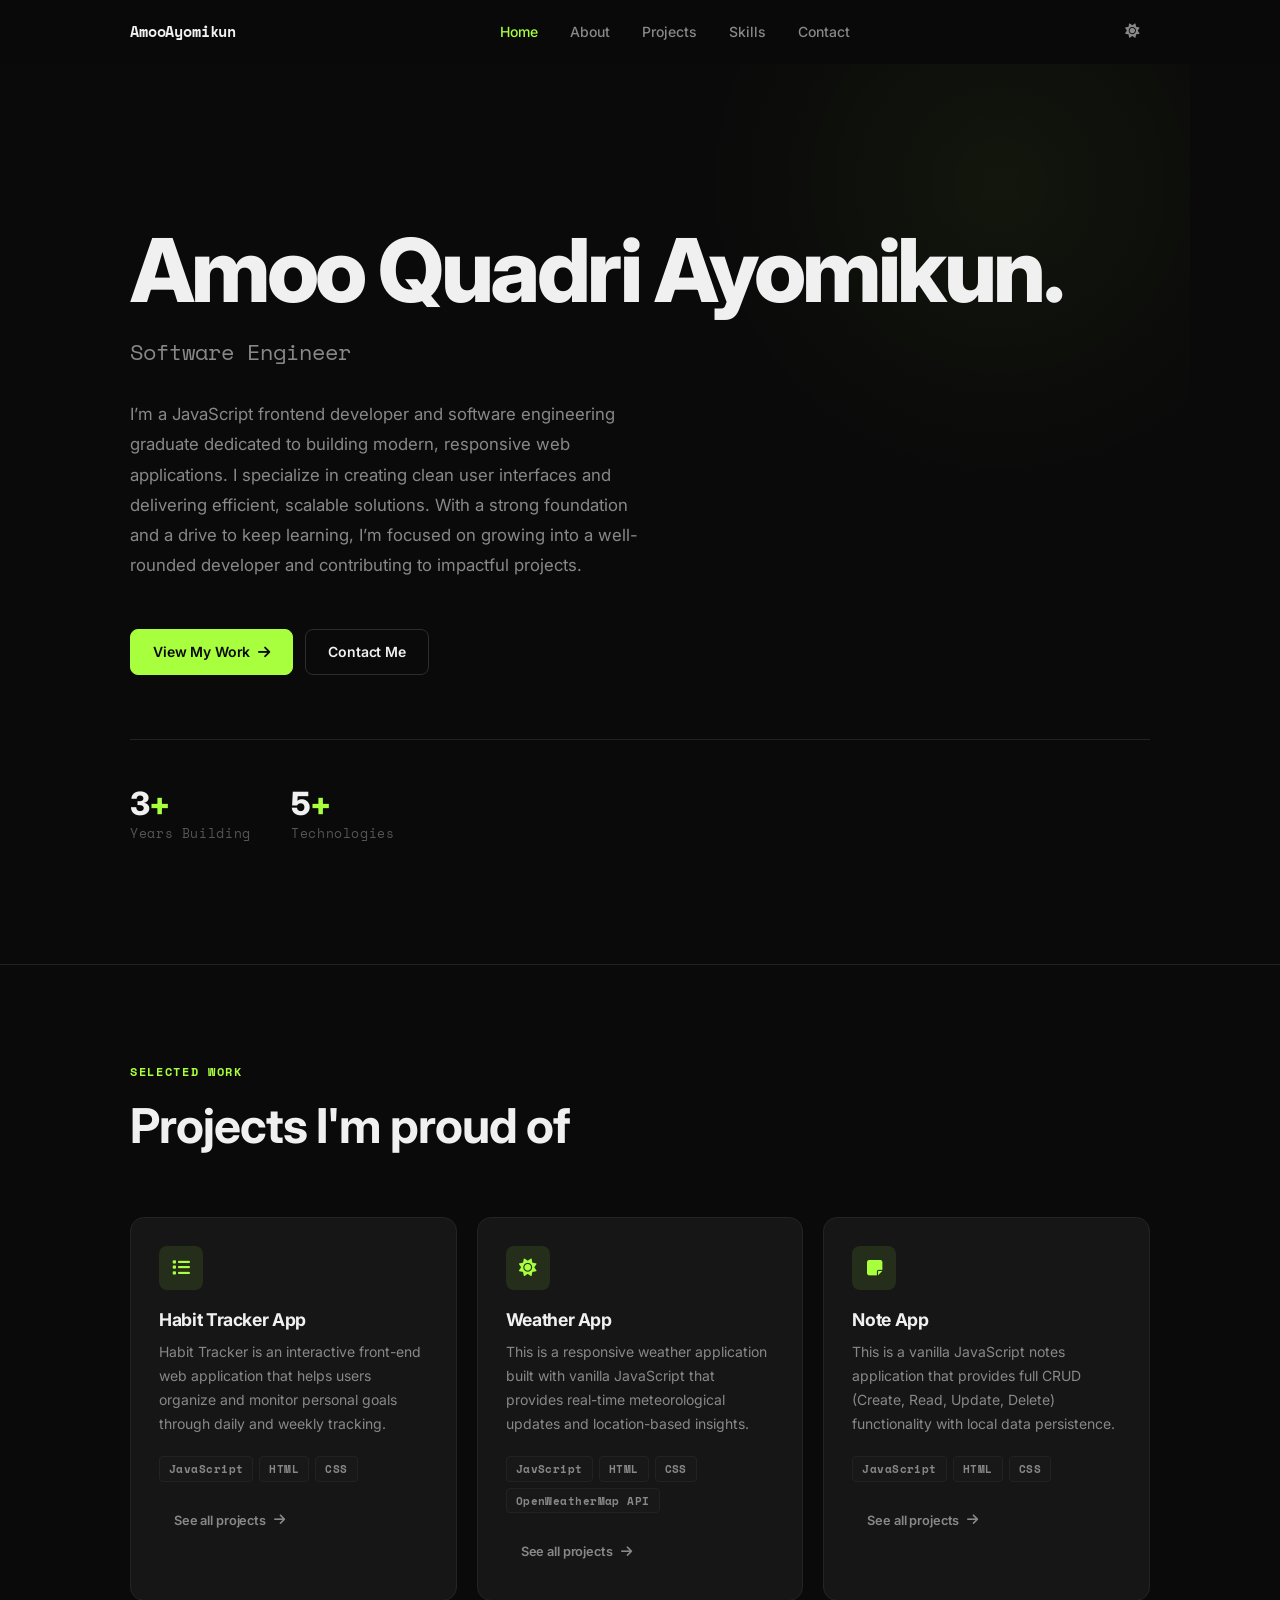
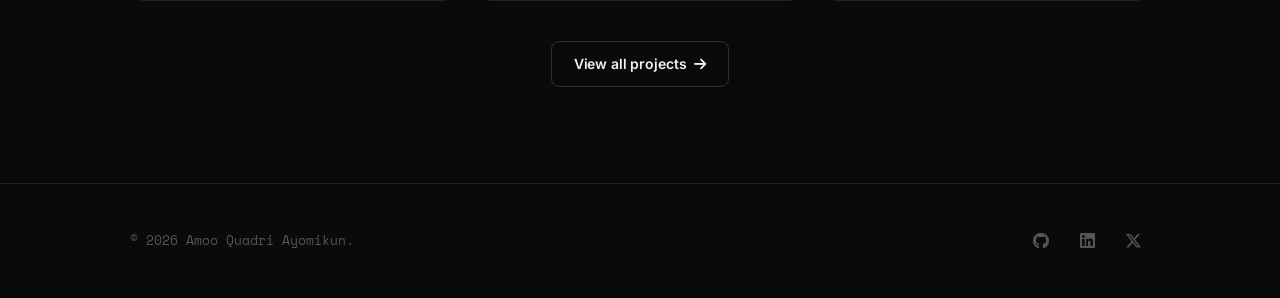
<file: index.html>
<!DOCTYPE html>
<html lang="en" data-theme="dark">
<head>
  <meta charset="UTF-8" />
  <meta name="viewport" content="width=device-width, initial-scale=1.0" />
  <title>Amoo Quadri — Software Engineer</title>
  <link rel="preconnect" href="https://fonts.googleapis.com" />
  <link rel="preconnect" href="https://fonts.gstatic.com" crossorigin />
  <link href="https://fonts.googleapis.com/css2?family=Inter:wght@300;400;500;600;700;800&family=Space+Mono:wght@400;700&display=swap" rel="stylesheet" />
  <link rel="stylesheet" href="https://cdnjs.cloudflare.com/ajax/libs/font-awesome/6.5.0/css/all.min.css" />
  <link rel="stylesheet" href="/css/style.css" />
</head>
<body>

  <!-- NAVBAR -->
  <nav class="navbar">
    <div class="navbar-inner">
      <a href="/index.html" class="nav-logo">AmooAyomikun</a>
      <ul class="nav-links">
        <li><a href="/index.html">Home</a></li>
        <li><a href="/about.html">About</a></li>
        <li><a href="/projects.html">Projects</a></li>
        <li><a href="/skills.html">Skills</a></li>
        <li><a href="/contact.html">Contact</a></li>
      </ul>
      <div class="nav-actions">
        <button class="btn-theme" aria-label="Toggle theme">
          <i class="fa-solid fa-sun theme-icon"></i>
        </button>
        <button class="hamburger" aria-label="Open menu">
          <i class="fa-solid fa-bars"></i>
        </button>
      </div>
    </div>
  </nav>

  <!-- MOBILE NAV -->
  <div class="nav-mobile" aria-hidden="true">
    <a href="/index.html">Home</a>
    <a href="/about.html">About</a>
    <a href="/projects.html">Projects</a>
    <a href="/skills.html">Skills</a>
    <a href="/contact.html">Contact</a>
  </div>

  <!-- HERO -->
  <main class="page">
    <section class="hero container">
      <h1 class="hero-name reveal">Amoo Quadri Ayomikun.</h1>

      <p class="hero-title reveal reveal-delay-1">
        <span>Software Engineer</span>
      </p>

      <p class="hero-desc reveal reveal-delay-2">
        I’m a JavaScript frontend developer and software engineering graduate dedicated to building modern, 
        responsive web applications. I specialize in creating clean user interfaces and delivering efficient, 
        scalable solutions. With a strong foundation and a drive to keep learning, 
        I’m focused on growing into a well-rounded developer and contributing to impactful projects.
      </p>

      <div class="hero-actions reveal reveal-delay-3">
        <a href="/projects.html" class="btn btn-primary">
          View My Work <i class="fa-solid fa-arrow-right"></i>
        </a>
        <a href="/contact.html" class="btn btn-outline">
          Contact Me
        </a>
      </div>

      <div class="hero-stats reveal reveal-delay-4">
        <div class="stat-item">
          <div class="stat-number">3<span>+</span></div>
          <div class="stat-label">Years Building</div>
        </div>
        <div class="stat-item">
          <div class="stat-number">5<span>+</span></div>
          <div class="stat-label">Technologies</div>
        </div>
      </div>
    </section>

    <!-- FEATURED PROJECTS PREVIEW -->
    <section class="featured-section">
      <div class="container">
        <div class="section-header">
          <p class="section-label">Selected Work</p>
          <h2 class="section-title reveal">Projects I'm proud of</h2>
        </div>
        <div class="featured-grid">

          <div class="card reveal reveal-delay-1">
            <div class="card-icon"><i class="fa fa-list" aria-hidden="true"></i></div>
            <h3 class="card-title">Habit Tracker App</h3>
            <p class="card-desc">Habit Tracker is an interactive front-end web application that helps users organize and monitor personal goals through daily and weekly tracking.</p>
            <div class="tag-list">
              <span class="tag">JavaScript</span>
              <span class="tag">HTML</span>
              <span class="tag">CSS</span>
            </div>
            <div class="card-links">
              <a href="/projects.html" class="btn btn-ghost">
                See all projects <i class="fa-solid fa-arrow-right"></i>
              </a>
            </div>
          </div>

          <div class="card reveal reveal-delay-2">
            <div class="card-icon"><i class="fas fa-sun"></i></div>
            <h3 class="card-title">Weather App</h3>
            <p class="card-desc">This is a responsive weather application built with vanilla JavaScript that provides real-time meteorological updates and location-based insights.</p>
            <div class="tag-list">
              <span class="tag">JavScript</span>
              <span class="tag">HTML</span>
              <span class="tag">CSS</span>
              <span class="tag">OpenWeatherMap API</span>
            </div>
            <div class="card-links">
              <a href="/projects.html" class="btn btn-ghost">
                See all projects <i class="fa-solid fa-arrow-right"></i>
              </a>
            </div>
          </div>

          <div class="card reveal reveal-delay-3">
            <div class="card-icon"><i class="fas fa-sticky-note"></i></div>
            <h3 class="card-title">Note App</h3>
            <p class="card-desc">This is a vanilla JavaScript notes application that provides full CRUD (Create, Read, Update, Delete) functionality with local data persistence.</p>
            <div class="tag-list">
              <span class="tag">JavaScript</span>
              <span class="tag">HTML</span>
              <span class="tag">CSS</span>
            </div>
            <div class="card-links">
              <a href="/projects.html" class="btn btn-ghost">
                See all projects <i class="fa-solid fa-arrow-right"></i>
              </a>
            </div>
          </div>

        </div>
        <div style="text-align:center;margin-top:40px;">
          <a href="/projects.html" class="btn btn-outline">
            View all projects <i class="fa-solid fa-arrow-right"></i>
          </a>
        </div>
      </div>
    </section>
  </main>

  <!-- FOOTER -->
  <footer>
    <div class="footer-inner">
      <p class="footer-copy">
        &copy; 2026 Amoo Quadri Ayomikun.
      </p>
      <div class="footer-socials">
        <a href="https://github.com/AmooAyomikun" target="_blank" rel="noopener" aria-label="GitHub">
          <i class="fa-brands fa-github"></i>
        </a>
        <a href="https://www.linkedin.com/in/ayomikun-amoo-6b836428b/" target="_blank" rel="noopener" aria-label="LinkedIn">
          <i class="fa-brands fa-linkedin"></i>
        </a>
        <a href="https://x.com/ayomhykun" target="_blank" rel="noopener" aria-label="Twitter / X">
          <i class="fa-brands fa-x-twitter"></i>
        </a>
      </div>
    </div>
  </footer>

  <script type="module" src="/js/main.js"></script>
</body>
</html>
</file>
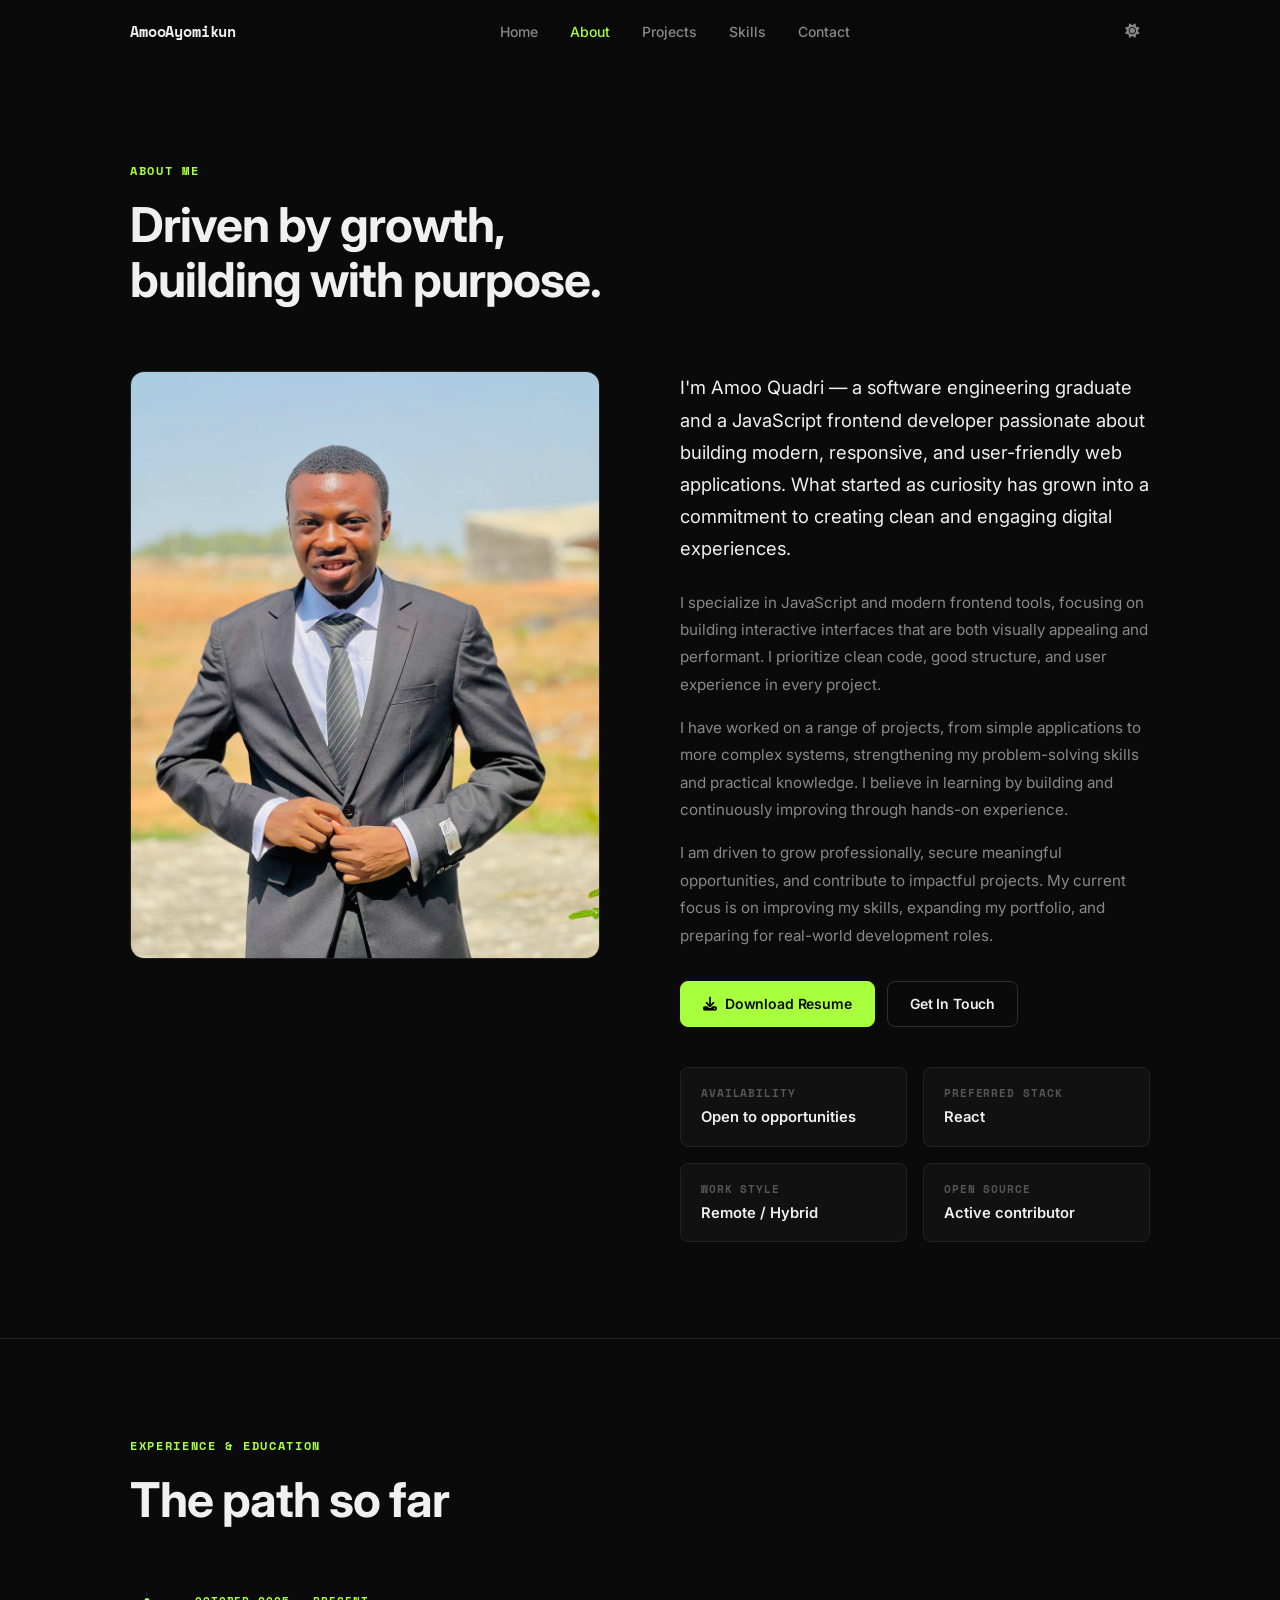
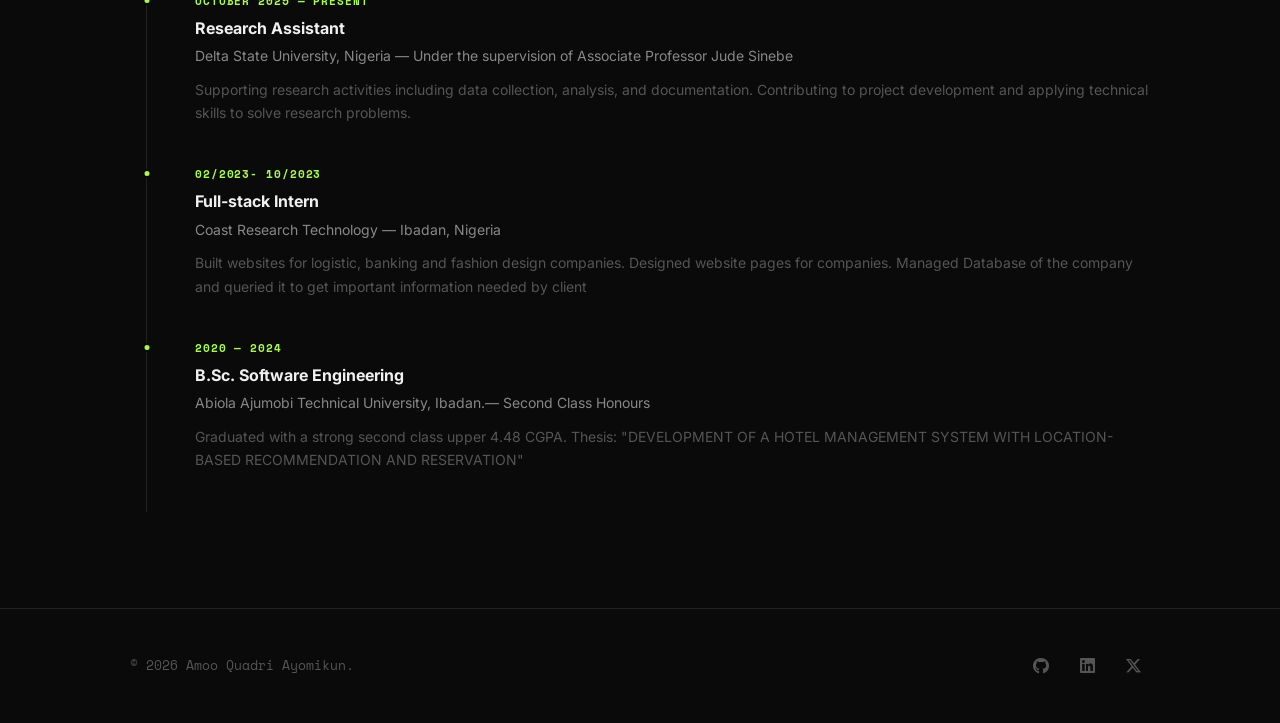
<file: about.html>
<!DOCTYPE html>
<html lang="en" data-theme="dark">
<head>
  <meta charset="UTF-8" />
  <meta name="viewport" content="width=device-width, initial-scale=1.0" />
  <title>About — Amoo Quadri</title>
  <meta name="description" content="Learn more about Amoo Quadri — software engineer, background, experience, and education." />
  <link rel="preconnect" href="https://fonts.googleapis.com" />
  <link rel="preconnect" href="https://fonts.gstatic.com" crossorigin />
  <link href="https://fonts.googleapis.com/css2?family=Inter:wght@300;400;500;600;700;800&family=Space+Mono:wght@400;700&display=swap" rel="stylesheet" />
  <link rel="stylesheet" href="https://cdnjs.cloudflare.com/ajax/libs/font-awesome/6.5.0/css/all.min.css" />
  <link rel="stylesheet" href="./css/style.css" />
</head>
<body>

  <!-- NAVBAR -->
  <nav class="navbar">
    <div class="navbar-inner">
      <a href="/index.html" class="nav-logo">AmooAyomikun</a>
      <ul class="nav-links">
        <li><a href="./index.html">Home</a></li>
        <li><a href="./about.html">About</a></li>
        <li><a href="./projects.html">Projects</a></li>
        <li><a href="./skills.html">Skills</a></li>
        <li><a href="./contact.html">Contact</a></li>
      </ul>
      <div class="nav-actions">
        <button class="btn-theme" aria-label="Toggle theme">
          <i class="fa-solid fa-sun theme-icon"></i>
        </button>
        <button class="hamburger" aria-label="Open menu">
          <i class="fa-solid fa-bars"></i>
        </button>
      </div>
    </div>
  </nav>

  <div class="nav-mobile" aria-hidden="true">
    <a href="/index.html">Home</a>
    <a href="/about.html">About</a>
    <a href="/projects.html">Projects</a>
    <a href="/skills.html">Skills</a>
    <a href="/contact.html">Contact</a>
  </div>

  <main class="page">
    <!-- ABOUT HERO -->
    <section class="section">
      <div class="container">
        <div class="section-header">
          <p class="section-label">About Me</p>
          <h2 class="section-title reveal">Driven by growth, <br />building with purpose.</h2>
        </div>

        <div class="about-grid">
          <!-- Photo -->
          <div class="about-photo-wrap reveal">
            <div class="about-photo">
              <div class="photo-placeholder">
                <img src="./images/IMG_20260304_122545_012.jpg" alt="">
              </div>
            </div>
          </div>

          <!-- Content -->
          <div class="about-content">
            <p class="about-intro reveal reveal-delay-1">
              I'm Amoo Quadri — a software engineering graduate and a JavaScript frontend developer passionate about building modern, responsive, and user-friendly web applications. What started as curiosity has grown into a commitment to creating clean and engaging digital experiences.
            </p>
            <p class="about-body reveal reveal-delay-2">
              I specialize in JavaScript and modern frontend tools, focusing on building interactive interfaces that are both visually appealing and performant. I prioritize clean code, good structure, and user experience in every project.
            </p>
            <p class="about-body reveal reveal-delay-3">
              I have worked on a range of projects, from simple applications to more complex systems, strengthening my problem-solving skills and practical knowledge. I believe in learning by building and continuously improving through hands-on experience.
            </p>
            <p class="about-body reveal reveal-delay-4">
              I am driven to grow professionally, secure meaningful opportunities, and contribute to impactful projects. My current focus is on improving my skills, expanding my portfolio, and preparing for real-world development roles.
            </p>

            <div class="about-actions reveal reveal-delay-4">
              <a href="./Resume/Amoo_Ayomikun_Resume.pdf" class="btn btn-primary" target="_blank" rel="noopener">
                <i class="fa-solid fa-download"></i> Download Resume
              </a>
              <a href="/contact.html" class="btn btn-outline">
                Get In Touch
              </a>
            </div>

            <div class="about-facts reveal reveal-delay-5">
              <div class="fact-item">
                <div class="fact-label">Availability</div>
                <div class="fact-value">Open to opportunities</div>
              </div>
              <div class="fact-item">
                <div class="fact-label">Preferred Stack</div>
                <div class="fact-value">React</div>
              </div>
              <div class="fact-item">
                <div class="fact-label">Work Style</div>
                <div class="fact-value">Remote / Hybrid</div>
              </div>
              <div class="fact-item">
                <div class="fact-label">Open Source</div>
                <div class="fact-value">Active contributor</div>
              </div>
            </div>
          </div>
        </div>
      </div>
    </section>

    <!-- TIMELINE -->
    <section class="timeline-section">
      <div class="container">
        <div class="section-header">
          <p class="section-label">Experience &amp; Education</p>
          <h2 class="section-title reveal">The path so far</h2>
        </div>

        <div class="timeline">

          <div class="timeline-item reveal">
            <div class="timeline-dot"></div>
            <div class="timeline-body">
              <div class="timeline-period">October 2025 — Present</div>
              <div class="timeline-role">Research Assistant</div>
              <div class="timeline-org">Delta State University, Nigeria &mdash; Under the supervision of Associate Professor Jude Sinebe</div>
              <div class="timeline-desc">
                Supporting research activities including data collection, analysis, and documentation. Contributing to project development and applying technical skills to solve research problems.
              </div>
            </div>
          </div>

          <div class="timeline-item reveal reveal-delay-1">
            <div class="timeline-dot"></div>
            <div class="timeline-body">
              <div class="timeline-period">02/2023- 10/2023</div>
              <div class="timeline-role">Full-stack Intern</div>
              <div class="timeline-org">Coast Research Technology &mdash; Ibadan, Nigeria</div>
              <div class="timeline-desc">
                Built websites for logistic, banking and fashion design companies. Designed website pages for companies. Managed Database of the company and queried it to get important information needed by client
              </div>
            </div>
          </div>

          <div class="timeline-item reveal reveal-delay-3">
            <div class="timeline-dot"></div>
            <div class="timeline-body">
              <div class="timeline-period">2020 — 2024</div>
              <div class="timeline-role">B.Sc. Software Engineering</div>
              <div class="timeline-org">Abiola Ajumobi Technical University, Ibadan.&mdash; Second Class Honours</div>
              <div class="timeline-desc">
                Graduated with a strong second class upper 4.48 CGPA. Thesis: "DEVELOPMENT OF A HOTEL MANAGEMENT SYSTEM WITH LOCATION-BASED RECOMMENDATION AND RESERVATION"
              </div>
            </div>
          </div>

        </div>
      </div>
    </section>
  </main>

  <!-- FOOTER -->
  <footer>
    <div class="footer-inner">
      <p class="footer-copy">
        &copy; 2026 Amoo Quadri Ayomikun.
      </p>
      <div class="footer-socials">
        <a href="https://github.com/AmooAyomikun" target="_blank" rel="noopener" aria-label="GitHub">
          <i class="fa-brands fa-github"></i>
        </a>
        <a href="https://www.linkedin.com/in/ayomikun-amoo-6b836428b/" target="_blank" rel="noopener" aria-label="LinkedIn">
          <i class="fa-brands fa-linkedin"></i>
        </a>
        <a href="https://x.com/ayomhykun" target="_blank" rel="noopener" aria-label="Twitter / X">
          <i class="fa-brands fa-x-twitter"></i>
        </a>
      </div>
    </div>
  </footer>

  <script type="module" src="./js/main.js"></script>
</body>
</html>
</file>
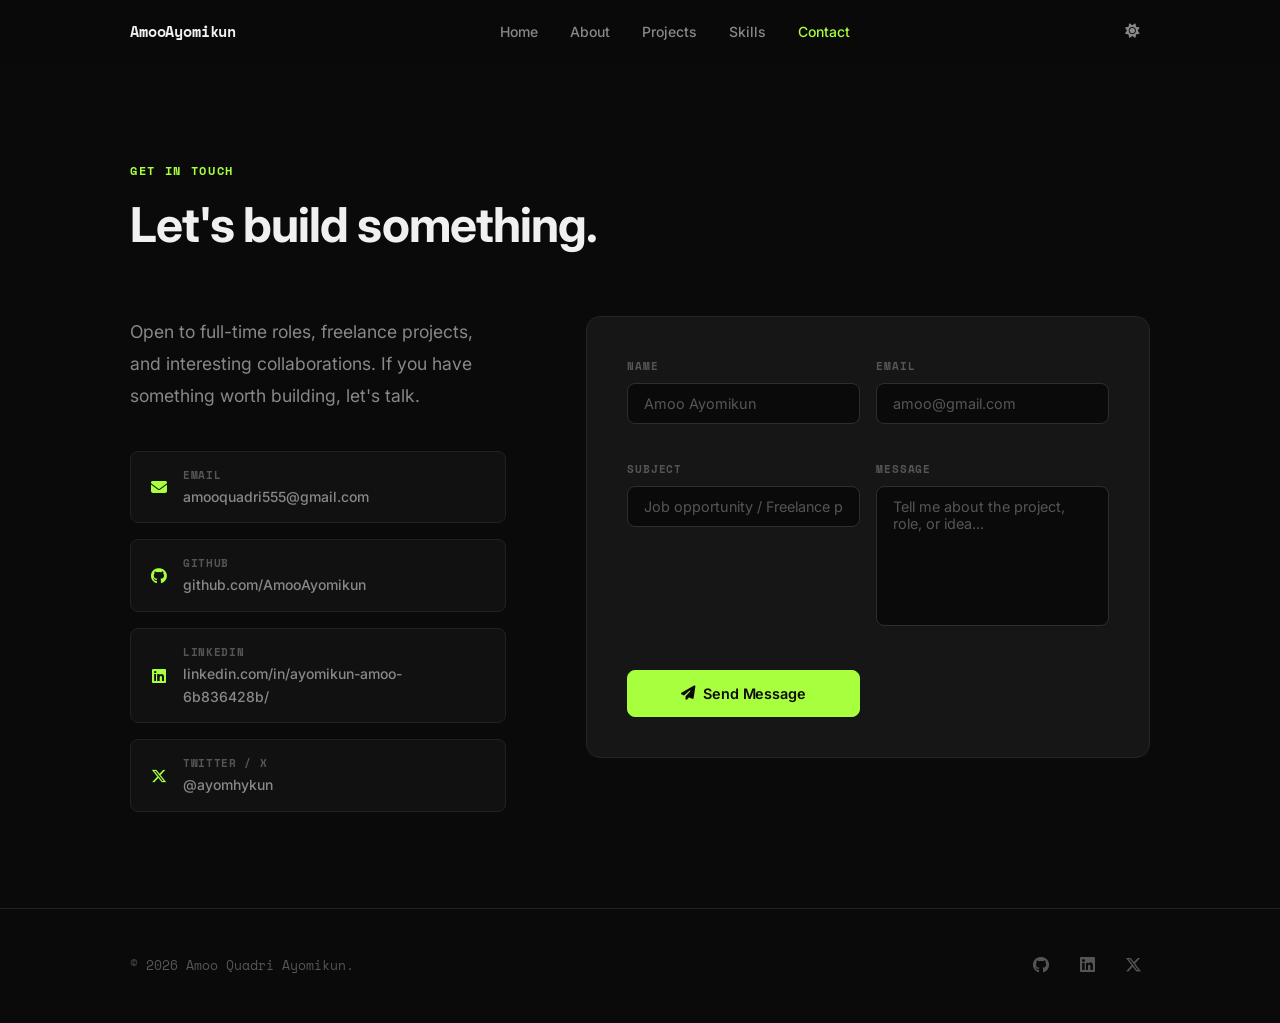
<file: contact.html>
<!DOCTYPE html>
<html lang="en" data-theme="dark">
<head>
  <meta charset="UTF-8" />
  <meta name="viewport" content="width=device-width, initial-scale=1.0" />
  <title>Contact — Amoo Quadri</title>
  <meta name="description" content="Get in touch with Amoo Quadri — open to job opportunities, freelance work, and collaborations." />
  <link rel="preconnect" href="https://fonts.googleapis.com" />
  <link rel="preconnect" href="https://fonts.gstatic.com" crossorigin />
  <link href="https://fonts.googleapis.com/css2?family=Inter:wght@300;400;500;600;700;800&family=Space+Mono:wght@400;700&display=swap" rel="stylesheet" />
  <link rel="stylesheet" href="https://cdnjs.cloudflare.com/ajax/libs/font-awesome/6.5.0/css/all.min.css" />
  <link rel="stylesheet" href="/css/style.css" />
</head>
<body>

  <!-- NAVBAR -->
  <nav class="navbar">
    <div class="navbar-inner">
      <a href="/index.html" class="nav-logo">AmooAyomikun</a>
      <ul class="nav-links">
        <li><a href="/index.html">Home</a></li>
        <li><a href="/about.html">About</a></li>
        <li><a href="/projects.html">Projects</a></li>
        <li><a href="/skills.html">Skills</a></li>
        <li><a href="/contact.html">Contact</a></li>
      </ul>
      <div class="nav-actions">
        <button class="btn-theme" aria-label="Toggle theme">
          <i class="fa-solid fa-sun theme-icon"></i>
        </button>
        <button class="hamburger" aria-label="Open menu">
          <i class="fa-solid fa-bars"></i>
        </button>
      </div>
    </div>
  </nav>

  <div class="nav-mobile" aria-hidden="true">
    <a href="/index.html">Home</a>
    <a href="/about.html">About</a>
    <a href="/projects.html">Projects</a>
    <a href="/skills.html">Skills</a>
    <a href="/contact.html">Contact</a>
  </div>

  <main class="page">
    <section class="section">
      <div class="container">
        <div class="section-header">
          <p class="section-label">Get In Touch</p>
          <h2 class="section-title reveal">Let's build something.</h2>
        </div>

        <div class="contact-grid">

          <!-- LEFT: Contact Info -->
          <div class="contact-info">
            <p class="contact-lead reveal reveal-delay-1">
              Open to full-time roles, freelance projects, and interesting collaborations. If you have something worth building, let's talk.
            </p>

            <div class="contact-links">
              <a href="mailto:amooquadri555@gmail.com" class="contact-link-item reveal reveal-delay-2">
                <i class="fa-solid fa-envelope"></i>
                <div>
                  <span class="link-label">Email</span>
                  <span class="link-value">amooquadri555@gmail.com</span>
                </div>
              </a>
              <a href="https://github.com/AmooAyomikun" target="_blank" rel="noopener" class="contact-link-item reveal reveal-delay-3">
                <i class="fa-brands fa-github"></i>
                <div>
                  <span class="link-label">GitHub</span>
                  <span class="link-value">github.com/AmooAyomikun</span>
                </div>
              </a>
              <a href="https://www.linkedin.com/in/ayomikun-amoo-6b836428b/" target="_blank" rel="noopener" class="contact-link-item reveal reveal-delay-4">
                <i class="fa-brands fa-linkedin"></i>
                <div>
                  <span class="link-label">LinkedIn</span>
                  <span class="link-value">linkedin.com/in/ayomikun-amoo-6b836428b/</span>
                </div>
              </a>
              <a href="https://x.com/ayomhykun" target="_blank" rel="noopener" class="contact-link-item reveal reveal-delay-5">
                <i class="fa-brands fa-x-twitter"></i>
                <div>
                  <span class="link-label">Twitter / X</span>
                  <span class="link-value">@ayomhykun</span>
                </div>
              </a>
            </div>
          </div>

          <!-- RIGHT: Contact Form -->
          <div class="reveal reveal-delay-2">
            <div class="contact-form-wrap">
              <form id="contact-form" action="https://formspree.io/f/xpqklpdg" method="POST" novalidate>
                <div class="form-row">
                  <div class="form-group">
                    <label for="name">Name</label>
                    <input type="text" id="name" name="name" placeholder="Amoo Ayomikun" required autocomplete="name" />
                  </div>
                  <div class="form-group">
                    <label for="email">Email</label>
                    <input type="email" id="email" name="email" placeholder="amoo@gmail.com" required autocomplete="email"
                    />
                  </div>
                </didv>

                <div class="form-group">
                  <label for="subject">Subject</label>
                  <input type="text" id="subject" name="subject" placeholder="Job opportunity / Freelance project / Collaboration" required />
                </div>

                <div class="form-group">
                  <label for="message">Message</label>
                  <textarea id="message" name="message" placeholder="Tell me about the project, role, or idea..." required ></textarea>
                </div>

                <button type="submit" class="btn btn-primary form-submit">
                  <i class="fa-solid fa-paper-plane"></i>
                  Send Message
                </button>

                <div id="form-message" class="form-message" role="alert" aria-live="polite"></div>
              </form>
            </div>
          </div>
        </div>
        </div>
      </div>
    </section>
  </main>

  <!-- FOOTER -->
  <footer>
    <div class="footer-inner">
      <p class="footer-copy">
        &copy; 2026 Amoo Quadri Ayomikun.
      </p>
      <div class="footer-socials">
        <a href="https://github.com/AmooAyomikun" target="_blank" rel="noopener" aria-label="GitHub">
          <i class="fa-brands fa-github"></i>
        </a>
        <a href="https://www.linkedin.com/in/ayomikun-amoo-6b836428b/" target="_blank" rel="noopener" aria-label="LinkedIn">
          <i class="fa-brands fa-linkedin"></i>
        </a>
        <a href="https://x.com/ayomhykun" target="_blank" rel="noopener" aria-label="Twitter / X">
          <i class="fa-brands fa-x-twitter"></i>
        </a>
      </div>
    </div>
  </footer>

  <script type="module" src="/js/main.js"></script>
</body>
</html>
</file>
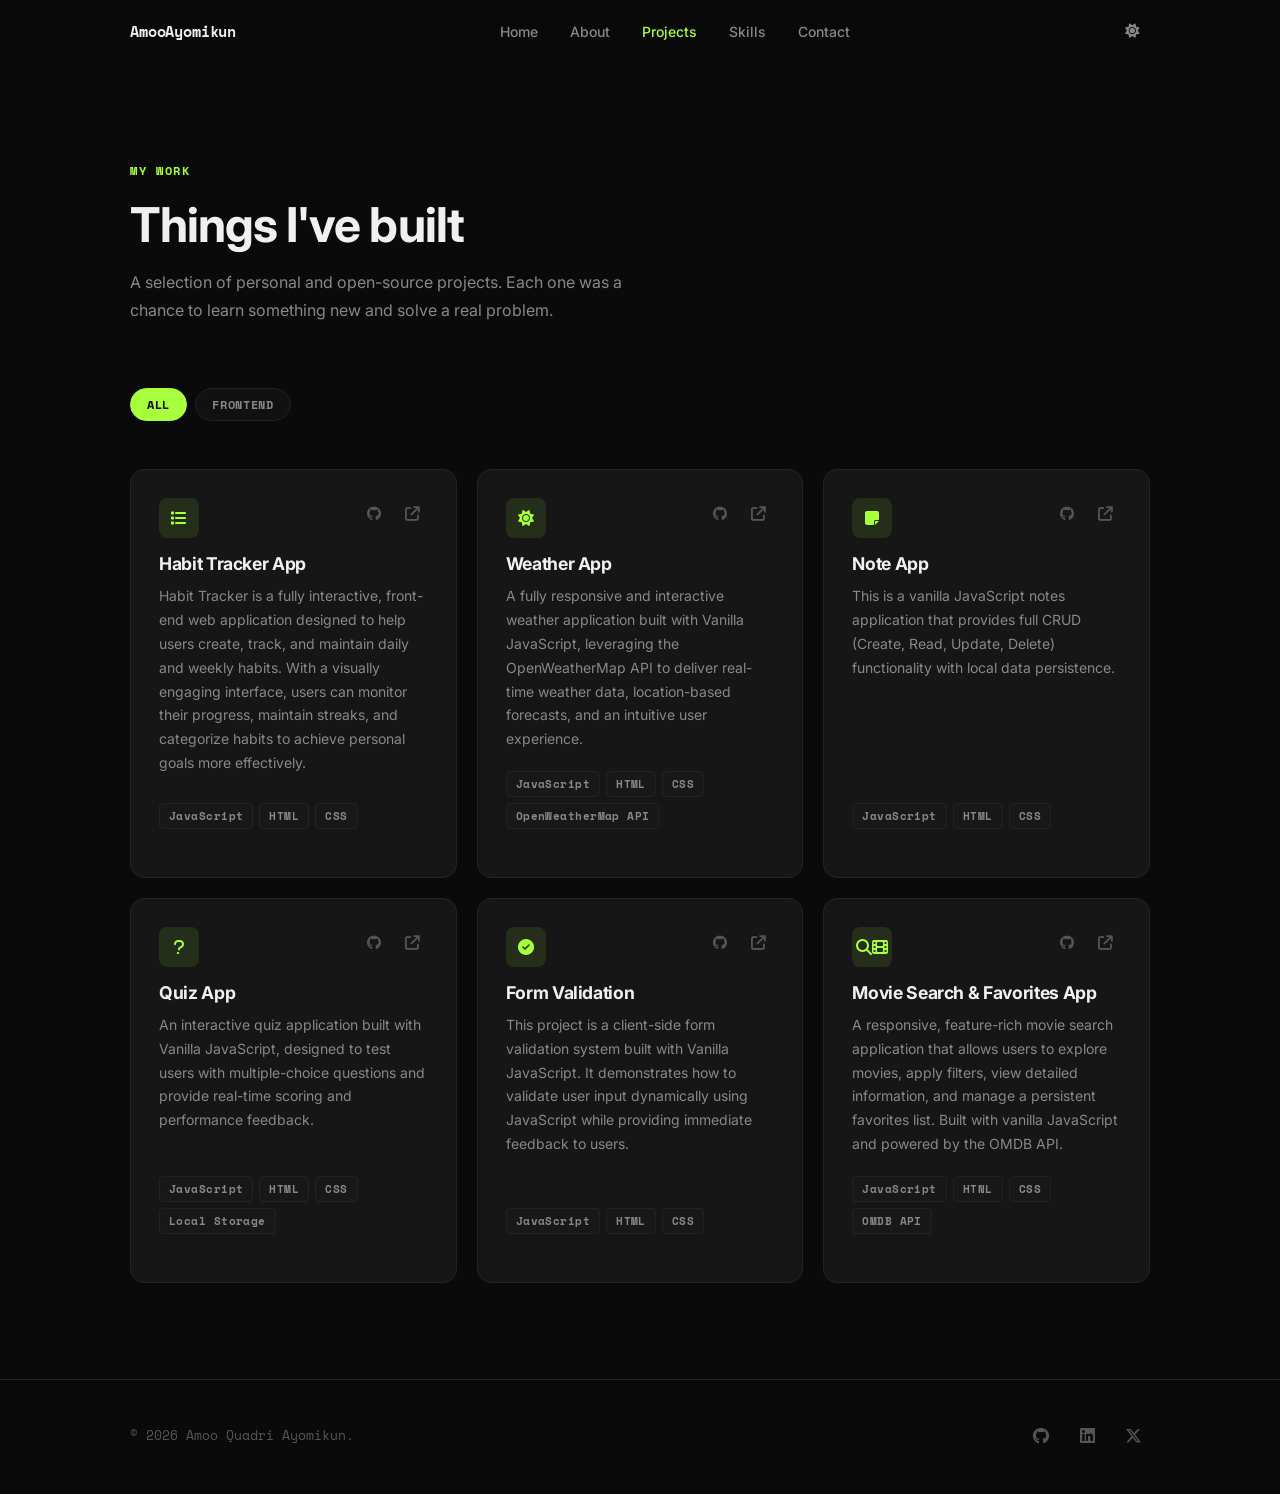
<file: projects.html>
<!DOCTYPE html>
<html lang="en" data-theme="dark">
<head>
  <meta charset="UTF-8" />
  <meta name="viewport" content="width=device-width, initial-scale=1.0" />
  <title>Projects — Amoo Quadri</title>
  <meta name="description" content="Amoo Quadri's personal projects — DevFlow, NeuralNotes, CartographyJS, Quanta API, StreamSync, AmiCLI." />
  <link rel="preconnect" href="https://fonts.googleapis.com" />
  <link rel="preconnect" href="https://fonts.gstatic.com" crossorigin />
  <link href="https://fonts.googleapis.com/css2?family=Inter:wght@300;400;500;600;700;800&family=Space+Mono:wght@400;700&display=swap" rel="stylesheet" />
  <link rel="stylesheet" href="https://cdnjs.cloudflare.com/ajax/libs/font-awesome/6.5.0/css/all.min.css" />
  <link rel="stylesheet" href="/css/style.css" />
</head>
<body>

  <!-- NAVBAR -->
  <nav class="navbar">
    <div class="navbar-inner">
      <a href="/index.html" class="nav-logo">AmooAyomikun</a>
      <ul class="nav-links">
        <li><a href="/index.html">Home</a></li>
        <li><a href="/about.html">About</a></li>
        <li><a href="/projects.html">Projects</a></li>
        <li><a href="/skills.html">Skills</a></li>
        <li><a href="/contact.html">Contact</a></li>
      </ul>
      <div class="nav-actions">
        <button class="btn-theme" aria-label="Toggle theme">
          <i class="fa-solid fa-sun theme-icon"></i>
        </button>
        <button class="hamburger" aria-label="Open menu">
          <i class="fa-solid fa-bars"></i>
        </button>
      </div>
    </div>
  </nav>

  <div class="nav-mobile" aria-hidden="true">
    <a href="/index.html">Home</a>
    <a href="/about.html">About</a>
    <a href="/projects.html">Projects</a>
    <a href="/skills.html">Skills</a>
    <a href="/contact.html">Contact</a>
  </div>

  <main class="page">
    <section class="section">
      <div class="container">
        <div class="section-header">
          <p class="section-label">My Work</p>
          <h2 class="section-title reveal">Things I've built</h2>
          <p class="reveal reveal-delay-1" style="max-width:540px;margin-top:16px;">
            A selection of personal and open-source projects. Each one was a chance to learn something new and solve a real problem.
          </p>
        </div>

        <!-- FILTERS -->
        <div class="projects-filters reveal reveal-delay-2">
          <button class="filter-btn active" data-filter="all">All</button>
          <button class="filter-btn" data-filter="frontend">Frontend</button>
        </div>

        <!-- PROJECTS GRID -->
        <div class="projects-grid">

          <!-- Habit Tracker -->
          <div class="project-card reveal reveal-delay-1" data-tags="frontend javascript canvas open-source">
            <div class="project-header">
              <div class="project-icon"><i class="fa fa-list" aria-hidden="true"></i></div>
              <div class="project-external">
                <a href="https://github.com/AmooAyomikun/JS-Habit-Tracker-App" target="_blank" rel="noopener" aria-label="GitHub">
                  <i class="fa-brands fa-github"></i>
                </a>
                <a href="https://amooayomikun.github.io/JS-Habit-Tracker-App/" target="_blank" rel="noopener" aria-label="Live demo">
                  <i class="fa-solid fa-arrow-up-right-from-square"></i>
                </a>
              </div>
            </div>
            <h3 class="project-title">Habit Tracker App</h3>
            <p class="project-desc">
              Habit Tracker is a fully interactive, front-end web application designed to help users create, track, and maintain daily and weekly habits. With a visually engaging interface, users can monitor their progress, maintain streaks, and categorize habits to achieve personal goals more effectively.
            </p>
            <div class="tag-list">
              <span class="tag">JavaScript</span>
              <span class="tag">HTML</span>
              <span class="tag">CSS</span>
            </div>
          </div>

          <!-- Weather App -->
          <div class="project-card reveal reveal-delay-2" data-tags="frontend javascript canvas open-source">
            <div class="project-header">
              <div class="project-icon"><i class="fas fa-sun"></i></div>
              <div class="project-external">
                <a href="https://github.com/AmooAyomikun/JavaScript-Weather-App" target="_blank" rel="noopener" aria-label="GitHub">
                  <i class="fa-brands fa-github"></i>
                </a>
                <a href="https://amooayomikun.github.io/JavaScript-Weather-App/" target="_blank" rel="noopener" aria-label="Live demo">
                  <i class="fa-solid fa-arrow-up-right-from-square"></i>
                </a>
              </div>
            </div>
            <h3 class="project-title">Weather App</h3>
            <p class="project-desc">
              A fully responsive and interactive weather application built with Vanilla JavaScript, leveraging the OpenWeatherMap API to deliver real-time weather data, location-based forecasts, and an intuitive user experience.
            </p>
            <div class="tag-list">
              <span class="tag">JavaScript</span>
              <span class="tag">HTML</span>
              <span class="tag">CSS</span>
              <span class="tag">OpenWeatherMap API</span>
            </div>
          </div>

          <!-- Note App -->
          <div class="project-card reveal reveal-delay-3" data-tags="frontend javascript canvas open-source">
            <div class="project-header">
              <div class="project-icon"><i class="fas fa-sticky-note"></i></div>
              <div class="project-external">
                <a href="https://github.com/AmooAyomikun/JavaScript-Note-App" target="_blank" rel="noopener" aria-label="GitHub">
                  <i class="fa-brands fa-github"></i>
                </a>
                <a href="https://amooayomikun.github.io/JavaScript-Note-App/" target="_blank" rel="noopener" aria-label="Live demo">
                  <i class="fa-solid fa-arrow-up-right-from-square"></i>
                </a>
              </div>
            </div>
            <h3 class="project-title">Note App</h3>
            <p class="project-desc">
              This is a vanilla JavaScript notes application that provides full CRUD (Create, Read, Update, Delete) functionality with local data persistence.
            </p>
            <div class="tag-list">
              <span class="tag">JavaScript</span>
              <span class="tag">HTML</span>
              <span class="tag">CSS</span>
            </div>
          </div>

          <!-- Quiz App -->
          <div class="project-card reveal reveal-delay-1" data-tags="frontend javascript canvas open-source">
            <div class="project-header">
              <div class="project-icon"><i class="fa-solid fa-question"></i></div>
              <div class="project-external">
                <a href="https://github.com/AmooAyomikun/JavaScript-Quiz-App" target="_blank" rel="noopener" aria-label="GitHub">
                  <i class="fa-brands fa-github"></i>
                </a>
                <a href="https://amooayomikun.github.io/JavaScript-Quiz-App/" target="_blank" rel="noopener" aria-label="Live demo">
                  <i class="fa-solid fa-arrow-up-right-from-square"></i>
                </a>
              </div>
            </div>
            <h3 class="project-title">Quiz App</h3>
            <p class="project-desc">
              An interactive quiz application built with Vanilla JavaScript, designed to test users with multiple-choice questions and provide real-time scoring and performance feedback.
            </p>
            <div class="tag-list">
              <span class="tag">JavaScript</span>
              <span class="tag">HTML</span>
              <span class="tag">CSS</span>
              <span class="tag">Local Storage</span>
            </div>
          </div>

          <!-- Form Validation -->
          <div class="project-card reveal reveal-delay-2" data-tags="frontend javascript canvas open-source">
            <div class="project-header">
              <div class="project-icon"><i class="fa-solid fa-circle-check"></i></div>
              <div class="project-external">
                <a href="https://github.com/AmooAyomikun/JavaScript-Form-Validation" target="_blank" rel="noopener" aria-label="GitHub">
                  <i class="fa-brands fa-github"></i>
                </a>
                <a href="https://amooayomikun.github.io/JavaScript-Form-Validation/" target="_blank" rel="noopener" aria-label="Live demo">
                  
                  <i class="fa-solid fa-arrow-up-right-from-square"></i>
                </a>
              </div>
            </div>
            <h3 class="project-title">Form Validation</h3>
            <p class="project-desc">
              This project is a client-side form validation system built with Vanilla JavaScript. It demonstrates how to validate user input dynamically using JavaScript while providing immediate feedback to users.
            </p>
            <div class="tag-list">
              <span class="tag">JavaScript</span>
              <span class="tag">HTML</span>
              <span class="tag">CSS</span>
            </div>
          </div>

          <!-- Movie Finder App -->
          <div class="project-card reveal reveal-delay-3" data-tags="frontend javascript canvas open-source">
            <div class="project-header">
              <div class="project-icon"><i class="fa-solid fa-magnifying-glass">  </i><i class="fa-solid fa-film"></i></div>
              <div class="project-external">
                <a href="https://github.com/AmooAyomikun/JavaScript-Movie-Finder-App" target="_blank" rel="noopener" aria-label="GitHub">
                  <i class="fa-brands fa-github"></i>
                </a>
                <a href="https://amooayomikun.github.io/JavaScript-Movie-Finder-App/" target="_blank" rel="noopener" aria-label="Live demo">
                  
                  <i class="fa-solid fa-arrow-up-right-from-square"></i>
                </a>
              </div>
            </div>
            <h3 class="project-title">Movie Search & Favorites App</h3>
            <p class="project-desc">
              A responsive, feature-rich movie search application that allows users to explore movies, apply filters, view detailed information, and manage a persistent favorites list. Built with vanilla JavaScript and powered by the OMDB API.
            </p>
            <div class="tag-list">
              <span class="tag">JavaScript</span>
              <span class="tag">HTNL</span>
              <span class="tag">CSS</span>
              <span class="tag">OMDB API</span>
            </div>
          </div>

        </div>
      </div>
    </section>
  </main>

  <!-- FOOTER -->
  <footer>
    <div class="footer-inner">
      <p class="footer-copy">
        &copy; 2026 Amoo Quadri Ayomikun.
      </p>
      <div class="footer-socials">
        <a href="https://github.com/AmooAyomikun" target="_blank" rel="noopener" aria-label="GitHub">
          <i class="fa-brands fa-github"></i>
        </a>
        <a href="https://www.linkedin.com/in/ayomikun-amoo-6b836428b/" target="_blank" rel="noopener" aria-label="LinkedIn">
          <i class="fa-brands fa-linkedin"></i>
        </a>
        <a href="https://x.com/ayomhykun" target="_blank" rel="noopener" aria-label="Twitter / X">
          <i class="fa-brands fa-x-twitter"></i>
        </a>
      </div>
    </div>
  </footer>

  <script type="module" src="/js/main.js"></script>
</body>
</html>
</file>
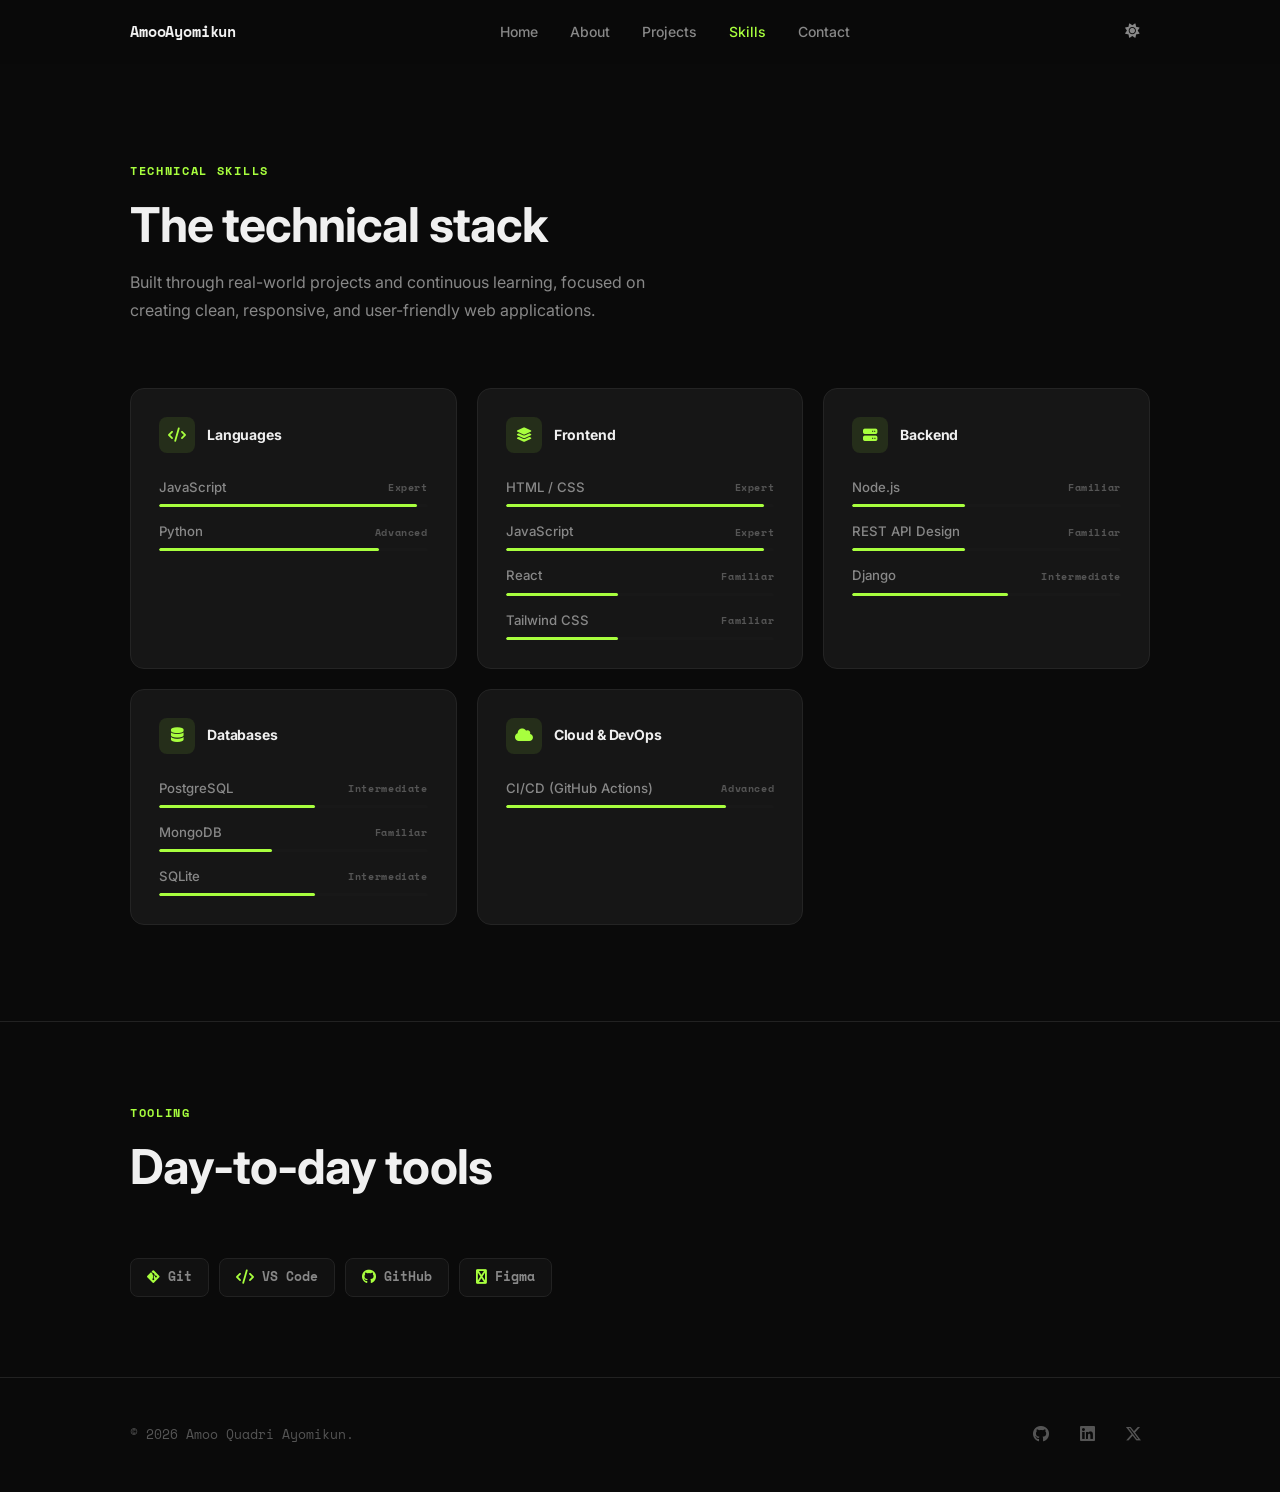
<file: skills.html>
<!DOCTYPE html>
<html lang="en" data-theme="dark">
<head>
  <meta charset="UTF-8" />
  <meta name="viewport" content="width=device-width, initial-scale=1.0" />
  <title>Skills — Amoo Quadri</title>
  <meta name="description" content="Amoo Quadri's technical skills — languages, frameworks, databases, cloud, and tools." />
  <link rel="preconnect" href="https://fonts.googleapis.com" />
  <link rel="preconnect" href="https://fonts.gstatic.com" crossorigin />
  <link href="https://fonts.googleapis.com/css2?family=Inter:wght@300;400;500;600;700;800&family=Space+Mono:wght@400;700&display=swap" rel="stylesheet" />
  <link rel="stylesheet" href="https://cdnjs.cloudflare.com/ajax/libs/font-awesome/6.5.0/css/all.min.css" />
  <link rel="stylesheet" href="/css/style.css" />
</head>
<body>

  <!-- NAVBAR -->
  <nav class="navbar">
    <div class="navbar-inner">
      <a href="/index.html" class="nav-logo">AmooAyomikun</a>
      <ul class="nav-links">
        <li><a href="/index.html">Home</a></li>
        <li><a href="/about.html">About</a></li>
        <li><a href="/projects.html">Projects</a></li>
        <li><a href="/skills.html">Skills</a></li>
        <li><a href="/contact.html">Contact</a></li>
      </ul>
      <div class="nav-actions">
        <button class="btn-theme" aria-label="Toggle theme">
          <i class="fa-solid fa-sun theme-icon"></i>
        </button>
        <button class="hamburger" aria-label="Open menu">
          <i class="fa-solid fa-bars"></i>
        </button>
      </div>
    </div>
  </nav>

  <div class="nav-mobile" aria-hidden="true">
    <a href="/index.html">Home</a>
    <a href="/about.html">About</a>
    <a href="/projects.html">Projects</a>
    <a href="/skills.html">Skills</a>
    <a href="/contact.html">Contact</a>
  </div>

  <main class="page">
    <section class="section">
      <div class="container">
        <div class="section-header">
          <p class="section-label">Technical Skills</p>
          <h2 class="section-title reveal">The technical stack</h2>
          <p class="reveal reveal-delay-1" style="max-width:520px;margin-top:16px;">
            Built through real-world projects and continuous learning, focused on creating clean, responsive, and user-friendly web applications.
          </p>
        </div>

        <div class="skills-grid">

          <!-- Languages -->
          <div class="skills-domain-card reveal">
            <div class="domain-header">
              <div class="domain-icon"><i class="fa-solid fa-code"></i></div>
              <div class="domain-title">Languages</div>
            </div>
            <div class="skills-list">
              <div class="skill-item">
                <div class="skill-info">
                  <span class="skill-name">JavaScript</span>
                  <span class="skill-level">Expert</span>
                </div>
                <div class="skill-bar">
                  <div class="skill-fill" data-level="expert"></div>
                </div>
              </div>
              <div class="skill-item">
                <div class="skill-info">
                  <span class="skill-name">Python</span>
                  <span class="skill-level">Advanced</span>
                </div>
                <div class="skill-bar">
                  <div class="skill-fill" data-level="advanced"></div>
                </div>
              </div>
            </div>
          </div>

          <!-- Frontend -->
          <div class="skills-domain-card reveal reveal-delay-1">
            <div class="domain-header">
              <div class="domain-icon"><i class="fa-solid fa-layer-group"></i></div>
              <div class="domain-title">Frontend</div>
            </div>
            <div class="skills-list">
              <div class="skill-item">
                <div class="skill-info">
                  <span class="skill-name">HTML / CSS</span>
                  <span class="skill-level">Expert</span>
                </div>
                <div class="skill-bar">
                  <div class="skill-fill" data-level="expert"></div>
                </div>
              </div>
              <div class="skill-item">
                <div class="skill-info">
                  <span class="skill-name">JavaScript</span>
                  <span class="skill-level">Expert</span>
                </div>
                <div class="skill-bar">
                  <div class="skill-fill" data-level="expert"></div>
                </div>
              </div>
              <div class="skill-item">
                <div class="skill-info">
                  <span class="skill-name">React</span>
                  <span class="skill-level">Familiar</span>
                </div>
                <div class="skill-bar">
                  <div class="skill-fill" data-level="familiar"></div>
                </div>
              </div>
              
              <div class="skill-item">
                <div class="skill-info">
                  <span class="skill-name">Tailwind CSS</span>
                  <span class="skill-level">Familiar</span>
                </div>
                <div class="skill-bar">
                  <div class="skill-fill" data-level="familiar"></div>
                </div>
              </div>
            </div>
          </div>

          <!-- Backend -->
          <div class="skills-domain-card reveal reveal-delay-2">
            <div class="domain-header">
              <div class="domain-icon"><i class="fa-solid fa-server"></i></div>
              <div class="domain-title">Backend</div>
            </div>
            <div class="skills-list">
              <div class="skill-item">
                <div class="skill-info">
                  <span class="skill-name">Node.js</span>
                  <span class="skill-level">Familiar</span>
                </div>
                <div class="skill-bar">
                  <div class="skill-fill" data-level="familiar"></div>
                </div>
              </div>
              <div class="skill-item">
                <div class="skill-info">
                  <span class="skill-name">REST API Design</span>
                  <span class="skill-level">Familiar</span>
                </div>
                <div class="skill-bar">
                  <div class="skill-fill" data-level="familiar"></div>
                </div>
              </div>
              <div class="skill-item">
                <div class="skill-info">
                  <span class="skill-name">Django</span>
                  <span class="skill-level">Intermediate</span>
                </div>
                <div class="skill-bar">
                  <div class="skill-fill" data-level="intermediate"></div>
                </div>
              </div>
            </div>
          </div>

          <!-- Databases -->
          <div class="skills-domain-card reveal reveal-delay-3">
            <div class="domain-header">
              <div class="domain-icon"><i class="fa-solid fa-database"></i></div>
              <div class="domain-title">Databases</div>
            </div>
            <div class="skills-list">
              <div class="skill-item">
                <div class="skill-info">
                  <span class="skill-name">PostgreSQL</span>
                  <span class="skill-level">Intermediate</span>
                </div>
                <div class="skill-bar">
                  <div class="skill-fill" data-level="intermediate"></div>
                </div>
              </div>
              <div class="skill-item">
                <div class="skill-info">
                  <span class="skill-name">MongoDB</span>
                  <span class="skill-level">Familiar</span>
                </div>
                <div class="skill-bar">
                  <div class="skill-fill" data-level="familiar"></div>
                </div>
              </div>
              <div class="skill-item">
                <div class="skill-info">
                  <span class="skill-name">SQLite</span>
                  <span class="skill-level">Intermediate</span>
                </div>
                <div class="skill-bar">
                  <div class="skill-fill" data-level="intermediate"></div>
                </div>
              </div>
            </div>
          </div>

          <!-- Cloud & DevOps -->
          <div class="skills-domain-card reveal reveal-delay-1">
            <div class="domain-header">
              <div class="domain-icon"><i class="fa-solid fa-cloud"></i></div>
              <div class="domain-title">Cloud &amp; DevOps</div>
            </div>
            <div class="skills-list">
              <div class="skill-item">
                <div class="skill-info">
                  <span class="skill-name">CI/CD (GitHub Actions)</span>
                  <span class="skill-level">Advanced</span>
                </div>
                <div class="skill-bar">
                  <div class="skill-fill" data-level="advanced"></div>
                </div>
              </div>
            </div>
          </div>

        </div>
      </div>
    </section>

    <!-- TOOLS SECTION -->
    <section class="tools-section">
      <div class="container">
        <div class="section-header">
          <p class="section-label">Tooling</p>
          <h2 class="section-title reveal">Day-to-day tools</h2>
        </div>
        <div class="tools-grid">
          <span class="tool-tag reveal"><i class="fa-brands fa-git-alt"></i> Git</span>
          <span class="tool-tag reveal reveal-delay-3"><i class="fa-solid fa-code"></i> VS Code</span>
          <span class="tool-tag reveal reveal-delay-4"><i class="fa-brands fa-github"></i> GitHub</span>
          <span class="tool-tag reveal reveal-delay-5"><i class="fa-solid fa-figma"></i> Figma</span>
        </div>
      </div>
    </section>
  </main>

  <!-- FOOTER -->
  <footer>
    <div class="footer-inner">
      <p class="footer-copy">
        &copy; 2026 Amoo Quadri Ayomikun.
      </p>
      <div class="footer-socials">
        <a href="https://github.com/AmooAyomikun" target="_blank" rel="noopener" aria-label="GitHub">
          <i class="fa-brands fa-github"></i>
        </a>
        <a href="https://www.linkedin.com/in/ayomikun-amoo-6b836428b/" target="_blank" rel="noopener" aria-label="LinkedIn">
          <i class="fa-brands fa-linkedin"></i>
        </a>
        <a href="https://x.com/ayomhykun" target="_blank" rel="noopener" aria-label="Twitter / X">
          <i class="fa-brands fa-x-twitter"></i>
        </a>
      </div>
    </div>
  </footer>

  <script type="module" src="/js/main.js"></script>
</body>
</html>
</file>
<file: css/style.css>
/* FONTS */
@import url('https://fonts.googleapis.com/css2?family=Inter:wght@300;400;500;600;700;800&family=Space+Mono:wght@400;700&display=swap');

/* CSS CUSTOM PROPERTIES */
:root {
  --bg:            #0a0a0a;
  --bg-2:          #111111;
  --bg-3:          #181818;
  --surface:       #141414;
  --card:          #161616;
  --card-border:   #242424;
  --border:        #222222;
  --border-light:  #2e2e2e;

  --text-primary:  #f0f0f0;
  --text-secondary:#888888;
  --text-muted:    #555555;

  --accent:        #a8ff3e;
  --accent-dark:   #85cc2f;
  --accent-dim:    rgba(168, 255, 62, 0.1);
  --accent-dim2:   rgba(168, 255, 62, 0.06);

  --nav-height:    64px;
  --container:     1100px;
  --radius:        8px;
  --radius-lg:     14px;

  --font-sans:     'Inter', system-ui, sans-serif;
  --font-mono:     'Space Mono', 'Courier New', monospace;

  --transition:    200ms ease;
  --transition-slow: 400ms ease;

  --shadow-card:   0 1px 3px rgba(0,0,0,0.4), 0 4px 16px rgba(0,0,0,0.2);
  --shadow-lift:   0 4px 24px rgba(0,0,0,0.5);
}

[data-theme="light"] {
  --bg:            #f8f8f6;
  --bg-2:          #f2f2ef;
  --bg-3:          #eaeae6;
  --surface:       #ffffff;
  --card:          #ffffff;
  --card-border:   #e0e0dc;
  --border:        #e8e8e4;
  --border-light:  #d8d8d4;
  --text-primary:  #111111;
  --text-secondary:#555555;
  --text-muted:    #999999;
  --accent:        #5a9e00;
  --accent-dark:   #4a8400;
  --accent-dim:    rgba(90, 158, 0, 0.08);
  --accent-dim2:   rgba(90, 158, 0, 0.05);
  --shadow-card:   0 1px 3px rgba(0,0,0,0.06), 0 4px 16px rgba(0,0,0,0.06);
  --shadow-lift:   0 4px 24px rgba(0,0,0,0.1);
}

/* RESET & BASE */
*, *::before, *::after {
  box-sizing: border-box;
  margin: 0;
  padding: 0;
}

html {
  scroll-behavior: smooth;
  font-size: 16px;
  -webkit-text-size-adjust: 100%;
  overflow-x: hidden;
}

body {
  font-family: var(--font-sans);
  background-color: var(--bg);
  color: var(--text-primary);
  line-height: 1.6;
  min-height: 100vh;
  overflow-x: hidden;
  transition: background-color var(--transition-slow), color var(--transition-slow);
  -webkit-font-smoothing: antialiased;
  -moz-osx-font-smoothing: grayscale;
}

img { 
  display: block; 
  max-width: 100%; 
}

a { 
  color: inherit; 
  text-decoration: none; 
}

ul, ol { 
  list-style: none; 
}

button { 
  cursor: pointer; 
  font-family: inherit; 
  border: none; 
  background: none; 
}

/* TYPOGRAPHY */
h1, h2, h3, h4, h5, h6 {
  font-weight: 700;
  line-height: 1.15;
  letter-spacing: -0.02em;
}

h1 { 
  font-size: clamp(2.8rem, 7vw, 5.5rem); 
  font-weight: 800; 
}

h2 { 
  font-size: clamp(2rem, 4vw, 3rem); 
}

h3 { 
  font-size: clamp(1.25rem, 2.5vw, 1.6rem); 
}

h4 { 
  font-size: 1.1rem; 
  font-weight: 600; 
}

p { 
  color: var(--text-secondary); 
  line-height: 1.75; 
}

.mono { 
  font-family: var(--font-mono); 
}

.accent { 
  color: var(--accent); 
}

.muted { 
  color: var(--text-muted); 
}

/* LAYOUT */
.container {
  max-width: var(--container);
  margin: 0 auto;
  padding: 0 24px;
  padding: 0 clamp(16px, 4vw, 40px);
  width: 100%;
  box-sizing: border-box;
}

.page {
  padding-top: var(--nav-height);
  min-height: 100vh;
}

.section {
  padding: 96px 0;
}

.section-header {
  margin-bottom: 64px;
}

.section-label {
  font-family: var(--font-mono);
  font-size: 0.75rem;
  font-weight: 700;
  letter-spacing: 0.14em;
  text-transform: uppercase;
  color: var(--accent);
  margin-bottom: 16px;
  display: flex;
  align-items: center;
  gap: 10px;
}

/* .section-label::after {
  content: '';
  flex: 1;
  height: 1px;
  background: var(--border);
  max-width: 80px;
} */

.section-title {
  color: var(--text-primary);
}

/* NAVBAR */
.navbar {
  position: fixed;
  top: 0;
  left: 0;
  right: 0;
  height: var(--nav-height);
  z-index: 1000;
  background: rgba(10, 10, 10, 0.85);
  backdrop-filter: blur(16px);
  -webkit-backdrop-filter: blur(16px);
  border-bottom: 1px solid transparent;
  transition: border-color var(--transition), background var(--transition);
}

[data-theme="light"] .navbar {
  background: rgba(248, 248, 246, 0.88);
}

.navbar.scrolled {
  border-bottom-color: var(--border);
}

.navbar-inner {
  max-width: var(--container);
  margin: 0 auto;
  padding: 0 24px;
  padding: 0 clamp(16px, 4vw, 40px);
  width: 100%;
  height: 100%;
  display: flex;
  align-items: center;
  justify-content: space-between;
  gap: 32px;
}

.nav-logo {
  font-family: var(--font-mono);
  font-size: 0.95rem;
  font-weight: 700;
  color: var(--text-primary);
  letter-spacing: -0.01em;
  flex-shrink: 0;
}

.nav-logo span { 
  color: var(--accent); 
}

.nav-links {
  display: flex;
  align-items: center;
  gap: 4px;
}

.nav-links a {
  font-size: 0.875rem;
  font-weight: 500;
  color: var(--text-secondary);
  padding: 6px 14px;
  border-radius: var(--radius);
  transition: color var(--transition), background var(--transition);
  position: relative;
}

.nav-links a:hover {
  color: var(--text-primary);
  background: var(--bg-3);
}

.nav-links a.active {
  color: var(--accent);
}

.nav-actions {
  display: flex;
  align-items: center;
  gap: 8px;
  flex-shrink: 0;
}

.btn-theme {
  width: 36px;
  height: 36px;
  border-radius: var(--radius);
  display: flex;
  align-items: center;
  justify-content: center;
  color: var(--text-secondary);
  transition: color var(--transition), background var(--transition);
  font-size: 0.9rem;
}

.btn-theme:hover {
  color: var(--text-primary);
  background: var(--bg-3);
}

.hamburger {
  display: none;
  flex-direction: column;
  gap: 5px;
  width: 36px;
  height: 36px;
  align-items: center;
  justify-content: center;
  border-radius: var(--radius);
  transition: background var(--transition);
  color: var(--text-secondary);
}

.hamburger:hover { 
  background: var(--bg-3); color: 
  var(--text-primary); 
}

.hamburger i { 
  font-size: 1rem; 
}

.nav-mobile {
  display: none;
  position: fixed;
  top: var(--nav-height);
  left: 0;
  right: 0;
  background: var(--bg);
  border-bottom: 1px solid var(--border);
  padding: 16px 24px 24px;
  flex-direction: column;
  gap: 4px;
  z-index: 999;
  transform: translateY(-8px);
  opacity: 0;
  pointer-events: none;
  transition: transform var(--transition), opacity var(--transition);
}

[data-theme="light"] .nav-mobile { 
  background: var(--bg); 
}

.nav-mobile.open {
  display: flex;
  transform: translateY(0);
  opacity: 1;
  pointer-events: auto;
}

.nav-mobile a {
  font-size: 1rem;
  font-weight: 500;
  color: var(--text-secondary);
  padding: 12px 16px;
  border-radius: var(--radius);
  transition: color var(--transition), background var(--transition);
}

.nav-mobile a:hover, .nav-mobile a.active {
  color: var(--text-primary);
  background: var(--bg-3);
}

.nav-mobile a.active { 
  color: var(--accent); 
}

/* BUTTONS */
.btn {
  display: inline-flex;
  align-items: center;
  gap: 8px;
  font-family: var(--font-sans);
  font-size: 0.875rem;
  font-weight: 600;
  padding: 11px 22px;
  border-radius: var(--radius);
  transition: all var(--transition);
  white-space: nowrap;
  letter-spacing: -0.01em;
  cursor: pointer;
}

.btn-primary {
  background: var(--accent);
  color: #0a0a0a;
  border: 1px solid var(--accent);
}

.btn-primary:hover {
  background: var(--accent-dark);
  border-color: var(--accent-dark);
  transform: translateY(-1px);
  box-shadow: 0 4px 16px rgba(168, 255, 62, 0.25);
}

.btn-outline {
  background: transparent;
  color: var(--text-primary);
  border: 1px solid var(--border-light);
}

.btn-outline:hover {
  border-color: var(--accent);
  color: var(--accent);
  transform: translateY(-1px);
}

.btn-ghost {
  background: transparent;
  color: var(--text-secondary);
  border: 1px solid transparent;
  padding: 8px 14px;
  font-size: 0.8rem;
}

.btn-ghost:hover {
  color: var(--text-primary);
  background: var(--bg-3);
}

/* FOOTER */
footer {
  border-top: 1px solid var(--border);
  padding: 40px 0;
}

.footer-inner {
  max-width: var(--container);
  margin: 0 auto;
  padding: 0 24px;
  padding: 0 clamp(16px, 4vw, 40px);
  width: 100%;
  display: flex;
  align-items: center;
  justify-content: space-between;
  gap: 24px;
  flex-wrap: wrap;
}

.footer-copy {
  font-family: var(--font-mono);
  font-size: 0.8rem;
  color: var(--text-muted);
}

.footer-socials {
  display: flex;
  gap: 12px;
}

.footer-socials a {
  color: var(--text-muted);
  font-size: 1.05rem;
  width: 34px;
  height: 34px;
  display: flex;
  align-items: center;
  justify-content: center;
  border-radius: var(--radius);
  transition: color var(--transition), background var(--transition);
}

.footer-socials a:hover {
  color: var(--accent);
  background: var(--accent-dim);
}

/* REVEAL ANIMATIONS */
.reveal {
  opacity: 0;
  transform: translateY(24px);
  transition: opacity 0.55s ease, transform 0.55s ease;
}

.reveal.revealed {
  opacity: 1;
  transform: translateY(0);
}

.reveal-delay-1 { 
  transition-delay: 0.08s; 
}

.reveal-delay-2 { 
  transition-delay: 0.16s; 
}

.reveal-delay-3 { 
  transition-delay: 0.24s; 
}

.reveal-delay-4 { 
  transition-delay: 0.32s; 
}

.reveal-delay-5 { 
  transition-delay: 0.40s; 
}

.reveal-delay-6 { 
  transition-delay: 0.48s; 
}

/* HOME PAGE */
.hero {
  min-height: 100vh;
  display: flex;
  flex-direction: column;
  justify-content: center;
  padding-top: 120px;
  padding-bottom: 80px;
  position: relative;
  overflow: hidden;
}

.hero::before {
  content: '';
  position: absolute;
  top: -20%;
  right: -10%;
  width: 600px;
  height: 600px;
  background: radial-gradient(circle, rgba(168, 255, 62, 0.05) 0%, transparent 70%);
  pointer-events: none;
}

.hero-badge {
  display: inline-flex;
  align-items: center;
  gap: 8px;
  background: var(--accent-dim);
  border: 1px solid rgba(168, 255, 62, 0.2);
  color: var(--accent);
  font-family: var(--font-mono);
  font-size: 0.75rem;
  font-weight: 700;
  letter-spacing: 0.06em;
  padding: 6px 14px;
  border-radius: 100px;
  margin-bottom: 32px;
  width: fit-content;
}

.hero-badge i { 
  font-size: 0.65rem; 
}

.hero-name {
  color: var(--text-primary);
  letter-spacing: -0.04em;
  margin-bottom: 16px;
  line-height: 1.05;
}

.hero-title {
  font-family: var(--font-mono);
  font-size: clamp(1rem, 2.5vw, 1.4rem);
  font-weight: 400;
  color: var(--text-secondary);
  margin-bottom: 28px;
  display: flex;
  align-items: center;
  gap: 6px;
  flex-wrap: wrap;
}

.hero-title .cursor {
  display: inline-block;
  width: 2px;
  height: 1.2em;
  background: var(--accent);
  animation: blink 1s step-end infinite;
  vertical-align: text-bottom;
  margin-left: 2px;
}

@keyframes blink {
  0%, 100% { opacity: 1; }
  50% { opacity: 0; }
}

.hero-desc {
  font-size: 1.05rem;
  color: var(--text-secondary);
  max-width: 520px;
  line-height: 1.8;
  margin-bottom: 48px;
}

.hero-actions {
  display: flex;
  gap: 12px;
  flex-wrap: wrap;
  margin-bottom: 64px;
}

.hero-stats {
  display: flex;
  gap: 40px;
  flex-wrap: wrap;
  padding-top: 48px;
  border-top: 1px solid var(--border);
}

.stat-item {}

.stat-number {
  font-size: 2rem;
  font-weight: 800;
  color: var(--text-primary);
  letter-spacing: -0.03em;
  line-height: 1;
  margin-bottom: 4px;
}

.stat-number span { 
  color: var(--accent);
}

.stat-label {
  font-size: 0.8rem;
  font-family: var(--font-mono);
  color: var(--text-muted);
  letter-spacing: 0.05em;
}

/* Home — Featured Projects Preview */
.featured-section {
  padding: 96px 0;
  border-top: 1px solid var(--border);
}

.featured-grid {
  display: grid;
  grid-template-columns: repeat(auto-fill, minmax(300px, 1fr));
  gap: 20px;
}

/* CARDS */
.card {
  background: var(--card);
  border: 1px solid var(--card-border);
  border-radius: var(--radius-lg);
  padding: 28px;
  transition: border-color var(--transition), box-shadow var(--transition), transform var(--transition);
  position: relative;
  overflow: hidden;
}

.card:hover {
  border-color: var(--border-light);
  box-shadow: var(--shadow-lift);
  transform: translateY(-2px);
}

.card-icon {
  width: 44px;
  height: 44px;
  background: var(--accent-dim);
  border-radius: var(--radius);
  display: flex;
  align-items: center;
  justify-content: center;
  color: var(--accent);
  font-size: 1.1rem;
  margin-bottom: 20px;
}

.card-title {
  font-size: 1.1rem;
  font-weight: 700;
  color: var(--text-primary);
  margin-bottom: 10px;
  letter-spacing: -0.02em;
}

.card-desc {
  font-size: 0.875rem;
  color: var(--text-secondary);
  line-height: 1.7;
  margin-bottom: 20px;
}

.tag-list {
  display: flex;
  flex-wrap: wrap;
  gap: 6px;
  margin-bottom: 20px;
}

.tag {
  font-family: var(--font-mono);
  font-size: 0.7rem;
  font-weight: 700;
  letter-spacing: 0.04em;
  color: var(--text-secondary);
  background: var(--bg-3);
  border: 1px solid var(--border);
  padding: 3px 9px;
  border-radius: 4px;
}

.card-links {
  display: flex;
  gap: 8px;
  margin-top: auto;
}

/* ABOUT PAGE */
.about-grid {
  display: grid;
  grid-template-columns: 1fr 1fr;
  gap: 80px;
  align-items: start;
}

.about-photo-wrap {
  position: relative;
}

.about-photo {
  width: 100%;
  aspect-ratio: 4/5;
  background: var(--bg-3);
  border-radius: var(--radius-lg);
  border: 1px solid var(--border);
  display: flex;
  align-items: center;
  justify-content: center;
  overflow: hidden;
}

.photo-placeholder {
  display: flex;
  flex-direction: column;
  align-items: center;
  gap: 12px;
  color: var(--text-muted);
}

.photo-placeholder i { 
  font-size: 3rem; 
}

.photo-placeholder p { 
  font-size: 0.8rem; 
  font-family: var(--font-mono); 
}

.about-photo-badge {
  position: absolute;
  bottom: -16px;
  right: -16px;
  background: var(--accent);
  color: #0a0a0a;
  font-family: var(--font-mono);
  font-size: 0.75rem;
  font-weight: 700;
  padding: 10px 16px;
  border-radius: var(--radius);
  white-space: nowrap;
}

.about-content {}

.about-intro {
  font-size: 1.15rem;
  color: var(--text-primary);
  line-height: 1.75;
  margin-bottom: 24px;
  font-weight: 400;
}

.about-body {
  color: var(--text-secondary);
  font-size: 0.95rem;
  line-height: 1.8;
  margin-bottom: 16px;
}

.about-actions {
  display: flex;
  gap: 12px;
  flex-wrap: wrap;
  margin: 32px 0;
}

.about-facts {
  display: grid;
  grid-template-columns: 1fr 1fr;
  gap: 16px;
  margin-top: 40px;
}

.fact-item {
  background: var(--bg-2);
  border: 1px solid var(--border);
  border-radius: var(--radius);
  padding: 16px 20px;
}

.fact-label {
  font-family: var(--font-mono);
  font-size: 0.7rem;
  font-weight: 700;
  letter-spacing: 0.08em;
  text-transform: uppercase;
  color: var(--text-muted);
  margin-bottom: 4px;
}

.fact-value {
  font-size: 0.925rem;
  font-weight: 600;
  color: var(--text-primary);
}

/* Timeline */
.timeline-section { 
  padding: 96px 0; 
  border-top: 1px solid var(--border); 
}

.timeline {
  position: relative;
  display: flex;
  flex-direction: column;
  gap: 0;
}

.timeline::before {
  content: '';
  position: absolute;
  left: 16px;
  top: 0;
  bottom: 0;
  width: 1px;
  background: var(--border);
}

.timeline-item {
  display: flex;
  gap: 32px;
  padding-bottom: 40px;
  position: relative;
}

.timeline-dot {
  position: relative;
  flex-shrink: 0;
  width: 33px;
  display: flex;
  justify-content: center;
  padding-top: 4px;
}

.timeline-dot::before {
  content: '';
  width: 9px;
  height: 9px;
  border-radius: 50%;
  background: var(--accent);
  border: 2px solid var(--bg);
  flex-shrink: 0;
  position: absolute;
  top: 4px;
  left: 50%;
  transform: translateX(-50%);
}

.timeline-body {}

.timeline-period {
  font-family: var(--font-mono);
  font-size: 0.7rem;
  font-weight: 700;
  color: var(--accent);
  letter-spacing: 0.08em;
  text-transform: uppercase;
  margin-bottom: 6px;
}

.timeline-role {
  font-size: 1rem;
  font-weight: 700;
  color: var(--text-primary);
  margin-bottom: 4px;
}

.timeline-org {
  font-size: 0.875rem;
  color: var(--text-secondary);
  margin-bottom: 10px;
}

.timeline-desc {
  font-size: 0.875rem;
  color: var(--text-muted);
  line-height: 1.7;
}


/* PROJECTS PAGE */
.projects-filters {
  display: flex;
  gap: 8px;
  flex-wrap: wrap;
  margin-bottom: 48px;
}

.filter-btn {
  font-family: var(--font-mono);
  font-size: 0.75rem;
  font-weight: 700;
  letter-spacing: 0.06em;
  text-transform: uppercase;
  color: var(--text-secondary);
  background: var(--bg-2);
  border: 1px solid var(--border);
  padding: 7px 16px;
  border-radius: 100px;
  cursor: pointer;
  transition: all var(--transition);
}

.filter-btn:hover {
  color: var(--text-primary);
  border-color: var(--border-light);
}

.filter-btn.active {
  background: var(--accent);
  border-color: var(--accent);
  color: #0a0a0a;
}

.projects-grid {
  display: grid;
  grid-template-columns: repeat(auto-fill, minmax(320px, 1fr));
  gap: 20px;
}

.project-card {
  background: var(--card);
  border: 1px solid var(--card-border);
  border-radius: var(--radius-lg);
  padding: 28px;
  transition: border-color var(--transition), box-shadow var(--transition), transform var(--transition);
  display: flex;
  flex-direction: column;
  gap: 0;
}

.project-card:hover {
  border-color: var(--border-light);
  box-shadow: var(--shadow-lift);
  transform: translateY(-2px);
}

.project-card[data-hidden="true"] {
  display: none;
}

.project-header {
  display: flex;
  align-items: flex-start;
  justify-content: space-between;
  margin-bottom: 16px;
}

.project-icon {
  width: 40px;
  height: 40px;
  background: var(--accent-dim);
  border-radius: var(--radius);
  display: flex;
  align-items: center;
  justify-content: center;
  color: var(--accent);
  font-size: 1rem;
}

.project-external {
  display: flex;
  gap: 6px;
}

.project-external a {
  color: var(--text-muted);
  font-size: 0.9rem;
  width: 32px;
  height: 32px;
  display: flex;
  align-items: center;
  justify-content: center;
  border-radius: var(--radius);
  transition: color var(--transition), background var(--transition);
}

.project-external a:hover {
  color: var(--accent);
  background: var(--accent-dim);
}

.project-title {
  font-size: 1.1rem;
  font-weight: 700;
  color: var(--text-primary);
  margin-bottom: 10px;
  letter-spacing: -0.02em;
}

.project-desc {
  font-size: 0.875rem;
  color: var(--text-secondary);
  line-height: 1.7;
  margin-bottom: 20px;
  flex: 1;
}

/* SKILLS PAGE */
.skills-grid {
  display: grid;
  grid-template-columns: repeat(auto-fill, minmax(300px, 1fr));
  gap: 20px;
}

.skills-domain-card {
  background: var(--card);
  border: 1px solid var(--card-border);
  border-radius: var(--radius-lg);
  padding: 28px;
  transition: border-color var(--transition);
}

.skills-domain-card:hover {
  border-color: var(--border-light);
}

.domain-header {
  display: flex;
  align-items: center;
  gap: 12px;
  margin-bottom: 24px;
}

.domain-icon {
  width: 36px;
  height: 36px;
  background: var(--accent-dim);
  border-radius: var(--radius);
  display: flex;
  align-items: center;
  justify-content: center;
  color: var(--accent);
  font-size: 0.9rem;
}

.domain-title {
  font-size: 0.875rem;
  font-weight: 700;
  color: var(--text-primary);
  letter-spacing: -0.01em;
}

.skills-list {
  display: flex;
  flex-direction: column;
  gap: 14px;
}

.skill-item {
  display: flex;
  flex-direction: column;
  gap: 6px;
}

.skill-info {
  display: flex;
  justify-content: space-between;
  align-items: center;
}

.skill-name {
  font-size: 0.825rem;
  font-weight: 500;
  color: var(--text-secondary);
}

.skill-level {
  font-family: var(--font-mono);
  font-size: 0.65rem;
  font-weight: 700;
  color: var(--text-muted);
  letter-spacing: 0.06em;
}

.skill-bar {
  height: 3px;
  background: var(--bg-3);
  border-radius: 100px;
  overflow: hidden;
}

.skill-fill {
  height: 100%;
  background: var(--accent);
  border-radius: 100px;
  width: 0;
  transition: width 0.8s cubic-bezier(0.4, 0, 0.2, 1);
}

.skill-fill[data-level="expert"] { 
  --target-width: 96%; 
}

.skill-fill[data-level="advanced"] { 
  --target-width: 82%; 
}

.skill-fill[data-level="proficient"]{ 
  --target-width: 70%; 
}

.skill-fill[data-level="intermediate"]{ 
  --target-width: 58%; 
}

.skill-fill[data-level="familiar"] { 
  --target-width: 42%; 
}

.skill-fill.animate { 
  width: var(--target-width); 
}

.tools-section {
  padding: 80px 0;
  border-top: 1px solid var(--border);
}

.tools-grid {
  display: flex;
  flex-wrap: wrap;
  gap: 10px;
}

.tool-tag {
  font-family: var(--font-mono);
  font-size: 0.8rem;
  font-weight: 700;
  color: var(--text-secondary);
  background: var(--bg-2);
  border: 1px solid var(--border);
  padding: 8px 16px;
  border-radius: var(--radius);
  transition: all var(--transition);
  display: flex;
  align-items: center;
  gap: 8px;
  cursor: default;
}

.tool-tag i { color: var(--accent); font-size: 0.9rem; }

.tool-tag:hover {
  border-color: var(--accent);
  color: var(--text-primary);
  background: var(--accent-dim2);
}

/* CONTACT PAGE */
.contact-grid {
  display: grid;
  grid-template-columns: 1fr 1.5fr;
  gap: 80px;
  align-items: start;
}

.contact-info {}

.contact-lead {
  font-size: 1.1rem;
  color: var(--text-secondary);
  line-height: 1.8;
  margin-bottom: 40px;
}

.contact-links {
  display: flex;
  flex-direction: column;
  gap: 16px;
}

.contact-link-item {
  display: flex;
  align-items: center;
  gap: 14px;
  color: var(--text-secondary);
  font-size: 0.9rem;
  transition: color var(--transition);
  padding: 14px 18px;
  border-radius: var(--radius);
  border: 1px solid var(--border);
  background: var(--bg-2);
}

.contact-link-item:hover {
  color: var(--accent);
  border-color: rgba(168, 255, 62, 0.3);
  background: var(--accent-dim2);
}

.contact-link-item i {
  width: 20px;
  text-align: center;
  font-size: 1rem;
  color: var(--accent);
}

.contact-link-item .link-label {
  font-size: 0.7rem;
  font-family: var(--font-mono);
  font-weight: 700;
  letter-spacing: 0.06em;
  text-transform: uppercase;
  color: var(--text-muted);
  display: block;
  margin-bottom: 1px;
}

.contact-link-item .link-value {
  font-size: 0.875rem;
  font-weight: 500;
  color: var(--text-secondary);
}

.contact-link-item:hover .link-value { 
  color: var(--accent); 
}

.contact-form-wrap {
  background: var(--card);
  border: 1px solid var(--card-border);
  border-radius: var(--radius-lg);
  padding: 40px;
}

.form-row {
  display: grid;
  grid-template-columns: 1fr 1fr;
  gap: 16px;
}

.form-group {
  margin-bottom: 20px;
  display: flex;
  flex-direction: column;
  gap: 8px;
}

.form-group label {
  font-family: var(--font-mono);
  font-size: 0.7rem;
  font-weight: 700;
  letter-spacing: 0.08em;
  text-transform: uppercase;
  color: var(--text-muted);
}

.form-group input,
.form-group textarea,
.form-group select {
  background: var(--bg);
  border: 1px solid var(--border-light);
  border-radius: var(--radius);
  color: var(--text-primary);
  font-family: var(--font-sans);
  font-size: 0.9rem;
  padding: 11px 16px;
  outline: none;
  transition: border-color var(--transition), box-shadow var(--transition);
  width: 100%;
  resize: none;
}

.form-group input::placeholder,
.form-group textarea::placeholder {
  color: var(--text-muted);
}

.form-group input:focus,
.form-group textarea:focus {
  border-color: var(--accent);
  box-shadow: 0 0 0 3px var(--accent-dim);
}

.form-group textarea { 
  min-height: 140px; 
}

.form-submit {
  width: 100%;
  justify-content: center;
  font-size: 0.9rem;
  padding: 14px;
  margin-top: 8px;
}

.form-message {
  margin-top: 16px;
  padding: 14px 18px;
  border-radius: var(--radius);
  font-size: 0.875rem;
  font-weight: 500;
  display: none;
}

.form-message.success {
  display: flex;
  align-items: center;
  gap: 10px;
  background: rgba(168, 255, 62, 0.08);
  border: 1px solid rgba(168, 255, 62, 0.25);
  color: var(--accent);
}

.form-message.error {
  display: flex;
  align-items: center;
  gap: 10px;
  background: rgba(239, 68, 68, 0.08);
  border: 1px solid rgba(239, 68, 68, 0.25);
  color: #f87171;
}

/* ============================================================
   RESPONSIVE BREAKPOINTS
   - 1024px : Large tablets / small laptops
   -  768px : Tablets (portrait)
   -  480px : Large phones
   -  360px : Small phones
   ============================================================ */

/* ---------- 1024px ---------- */
@media (max-width: 1024px) {
  :root {
    --container: 960px;
  }

  .about-grid {
    gap: 48px;
  }

  .contact-grid {
    gap: 48px;
  }

  .hero {
    padding-top: 110px;
    padding-bottom: 72px;
  }

  .featured-grid,
  .projects-grid {
    grid-template-columns: repeat(auto-fill, minmax(280px, 1fr));
  }

  .skills-grid {
    grid-template-columns: repeat(auto-fill, minmax(260px, 1fr));
  }
}

/* ---------- 768px ---------- */
@media (max-width: 768px) {

  /* --- Nav --- */
  .nav-links {
    display: none;
  }
  .hamburger {
    display: flex;
  }
  .nav-mobile {
    padding-left: clamp(16px, 4vw, 24px);
    padding-right: clamp(16px, 4vw, 24px);
  }

  /* --- Layout --- */
  .section {
    padding: 64px 0;
  }
  .featured-section {
    padding: 64px 0;
  }
  .timeline-section {
    padding: 64px 0;
  }
  .tools-section {
    padding: 56px 0;
  }
  .section-header {
    margin-bottom: 48px;
  }

  /* --- Hero --- */
  .hero {
    padding-top: 96px;
    padding-bottom: 56px;
    min-height: auto;
  }
  .hero-desc {
    font-size: 0.975rem;
    margin-bottom: 36px;
  }
  .hero-actions {
    margin-bottom: 48px;
    gap: 10px;
  }
  .hero-stats {
    gap: 24px;
    padding-top: 36px;
  }
  .hero::before {
    width: 300px;
    height: 300px;
    top: -10%;
    right: -15%;
  }

  /* --- Featured / Cards --- */
  .featured-grid {
    grid-template-columns: 1fr;
    gap: 16px;
  }
  .card {
    padding: 24px;
  }

  /* --- About --- */
  .about-grid {
    grid-template-columns: 1fr;
    gap: 40px;
  }
  .about-photo-wrap {
    max-width: 280px;
    margin: 0 auto;
  }
  .about-intro {
    font-size: 1.05rem;
  }
  .about-actions {
    flex-direction: column;
    gap: 10px;
  }
  .about-actions .btn {
    width: 100%;
    justify-content: center;
  }
  .about-facts {
    grid-template-columns: 1fr 1fr;
    gap: 12px;
  }

  /* --- Timeline --- */
  .timeline-item {
    gap: 20px;
    padding-bottom: 32px;
  }
  .timeline-role {
    font-size: 0.95rem;
  }

  /* --- Projects --- */
  .projects-grid {
    grid-template-columns: 1fr;
    gap: 16px;
  }
  .project-card {
    padding: 24px;
  }
  .projects-filters {
    margin-bottom: 32px;
  }

  /* --- Skills --- */
  .skills-grid {
    grid-template-columns: 1fr;
    gap: 16px;
  }
  .skills-domain-card {
    padding: 24px;
  }

  /* --- Contact --- */
  .contact-grid {
    grid-template-columns: 1fr;
    gap: 40px;
  }
  .contact-lead {
    font-size: 1rem;
    margin-bottom: 28px;
  }
  .form-row {
    grid-template-columns: 1fr;
  }
  .contact-form-wrap {
    padding: 28px 20px;
  }

  /* --- Footer --- */
  .footer-inner {
    flex-direction: column;
    align-items: flex-start;
    gap: 16px;
  }
}

/* ---------- 480px ---------- */
@media (max-width: 480px) {

  /* --- Base type --- */
  h1 {
    font-size: clamp(2.2rem, 11vw, 2.8rem);
    letter-spacing: -0.03em;
  }
  h2 {
    font-size: clamp(1.6rem, 7vw, 2rem);
  }
  h3 {
    font-size: 1.15rem;
  }

  /* --- Nav --- */
  .nav-logo {
    font-size: 0.85rem;
  }
  .navbar-inner {
    padding: 0 16px;
  }
  .nav-mobile {
    padding: 12px 16px 20px;
  }

  /* --- Hero --- */
  .hero {
    padding-top: 88px;
    padding-bottom: 48px;
  }
  .hero-title {
    font-size: 0.95rem;
  }
  .hero-desc {
    font-size: 0.9rem;
    margin-bottom: 28px;
  }
  .hero-actions {
    flex-direction: column;
    gap: 10px;
    margin-bottom: 40px;
  }
  .hero-actions .btn {
    width: 100%;
    justify-content: center;
  }
  .hero-stats {
    gap: 20px;
    padding-top: 28px;
    flex-wrap: wrap;
  }
  .stat-number {
    font-size: 1.7rem;
  }

  /* --- Section spacing --- */
  .section {
    padding: 48px 0;
  }
  .featured-section,
  .timeline-section,
  .tools-section {
    padding: 48px 0;
  }
  .section-header {
    margin-bottom: 36px;
  }

  /* --- About --- */
  .about-photo-wrap {
    max-width: 240px;
  }
  .about-facts {
    grid-template-columns: 1fr;
    gap: 10px;
  }
  .fact-item {
    padding: 14px 16px;
  }

  /* --- Timeline --- */
  .timeline::before {
    left: 12px;
  }
  .timeline-dot {
    width: 25px;
  }
  .timeline-item {
    gap: 16px;
    padding-bottom: 28px;
  }
  .timeline-org {
    font-size: 0.8rem;
  }
  .timeline-desc {
    font-size: 0.825rem;
  }

  /* --- Cards --- */
  .card {
    padding: 20px;
  }
  .project-card {
    padding: 20px;
  }
  .card-icon {
    width: 38px;
    height: 38px;
    font-size: 0.95rem;
    margin-bottom: 16px;
  }

  /* --- Skills --- */
  .skills-domain-card {
    padding: 20px;
  }
  .tools-grid {
    gap: 8px;
  }
  .tool-tag {
    font-size: 0.75rem;
    padding: 7px 12px;
  }

  /* --- Contact --- */
  .contact-form-wrap {
    padding: 24px 16px;
  }
  .contact-link-item {
    padding: 12px 14px;
    font-size: 0.825rem;
  }
  .contact-link-item .link-value {
    font-size: 0.78rem;
    word-break: break-all;
  }
  .form-group input,
  .form-group textarea {
    font-size: 0.875rem;
  }

  /* --- Buttons --- */
  .btn {
    font-size: 0.825rem;
    padding: 10px 18px;
  }

  /* --- Footer --- */
  footer {
    padding: 28px 0;
  }
  .footer-inner {
    padding: 0 16px;
  }
}

/* ---------- 360px (small phones) ---------- */
@media (max-width: 360px) {
  h1 {
    font-size: 2rem;
  }
  h2 {
    font-size: 1.5rem;
  }

  .navbar-inner {
    gap: 12px;
  }
  .nav-logo {
    font-size: 0.8rem;
  }

  .hero {
    padding-top: 80px;
    padding-bottom: 40px;
  }
  .hero-title {
    font-size: 0.875rem;
  }
  .hero-desc {
    font-size: 0.875rem;
  }
  .stat-number {
    font-size: 1.5rem;
  }

  .contact-form-wrap {
    padding: 20px 14px;
  }
  .contact-link-item .link-value {
    font-size: 0.72rem;
  }

  .about-photo-wrap {
    max-width: 200px;
  }

  .btn {
    font-size: 0.8rem;
    padding: 9px 16px;
  }
}
</file>
